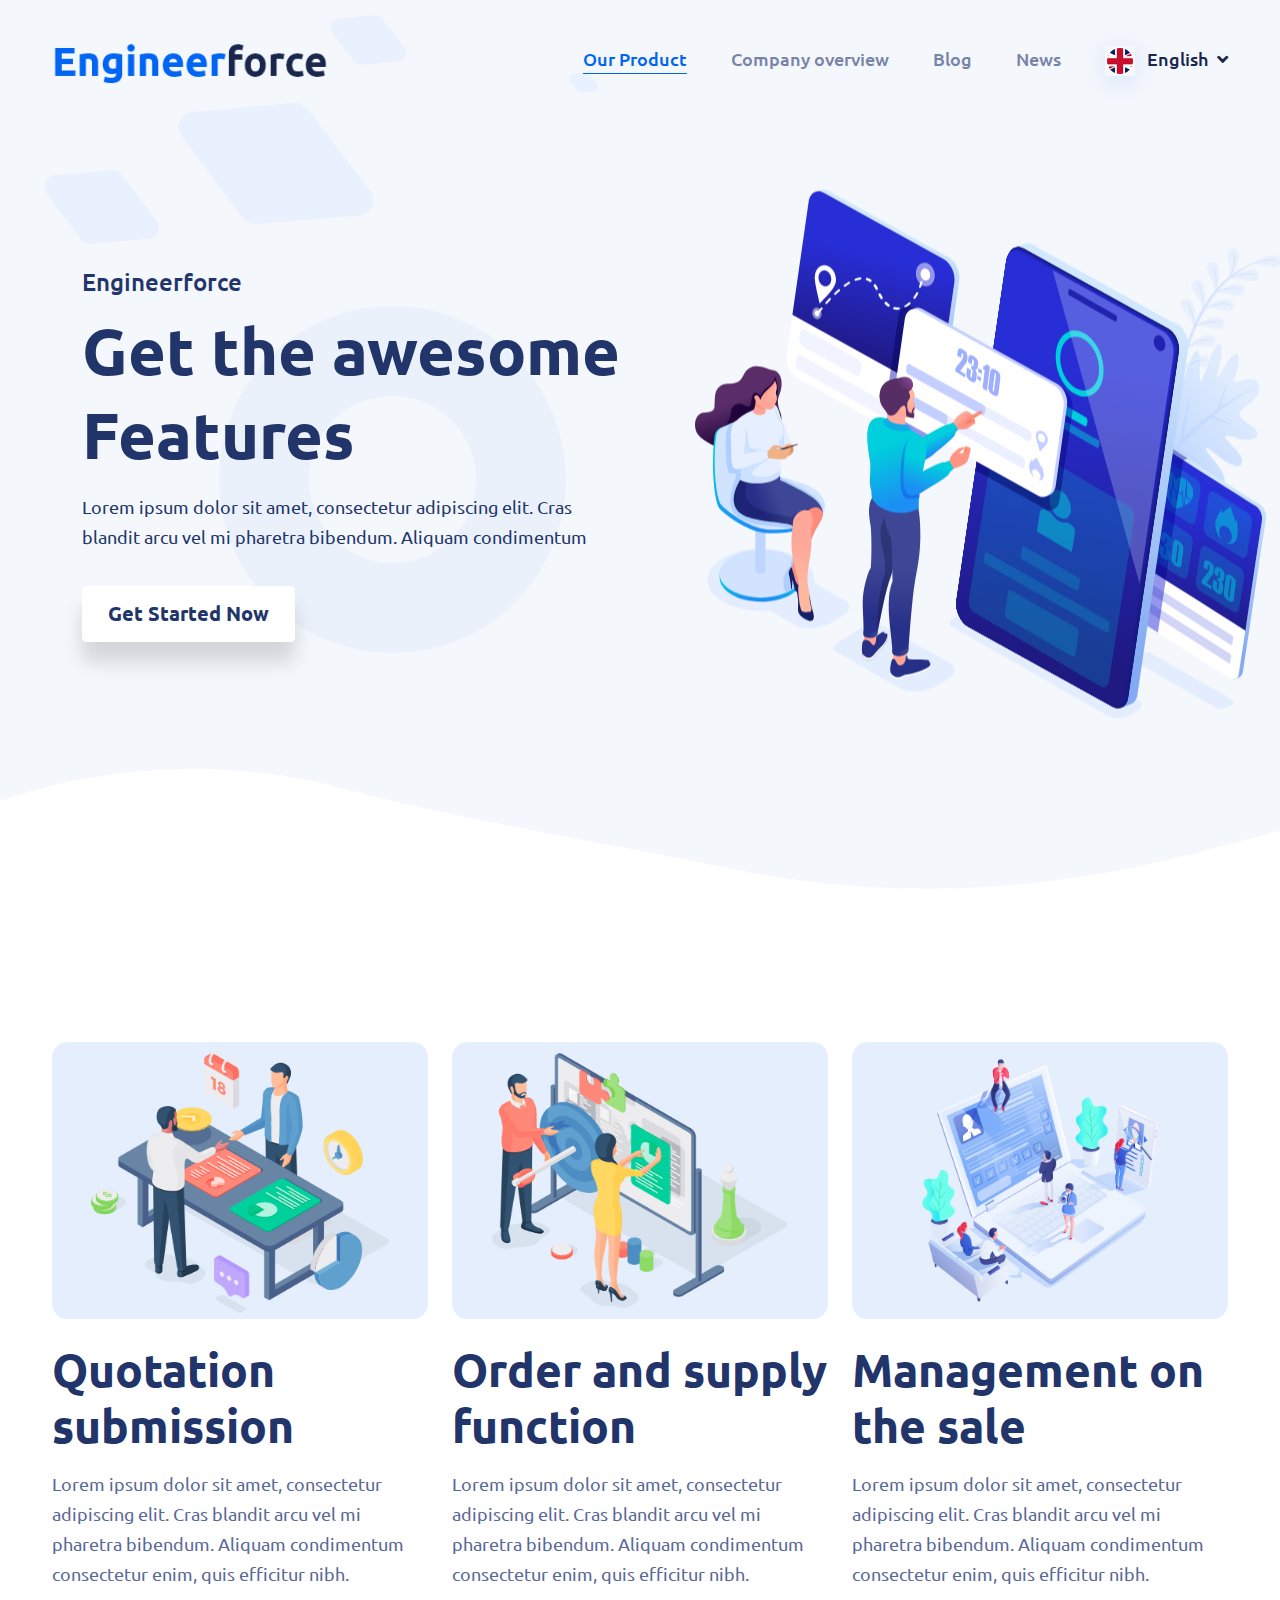
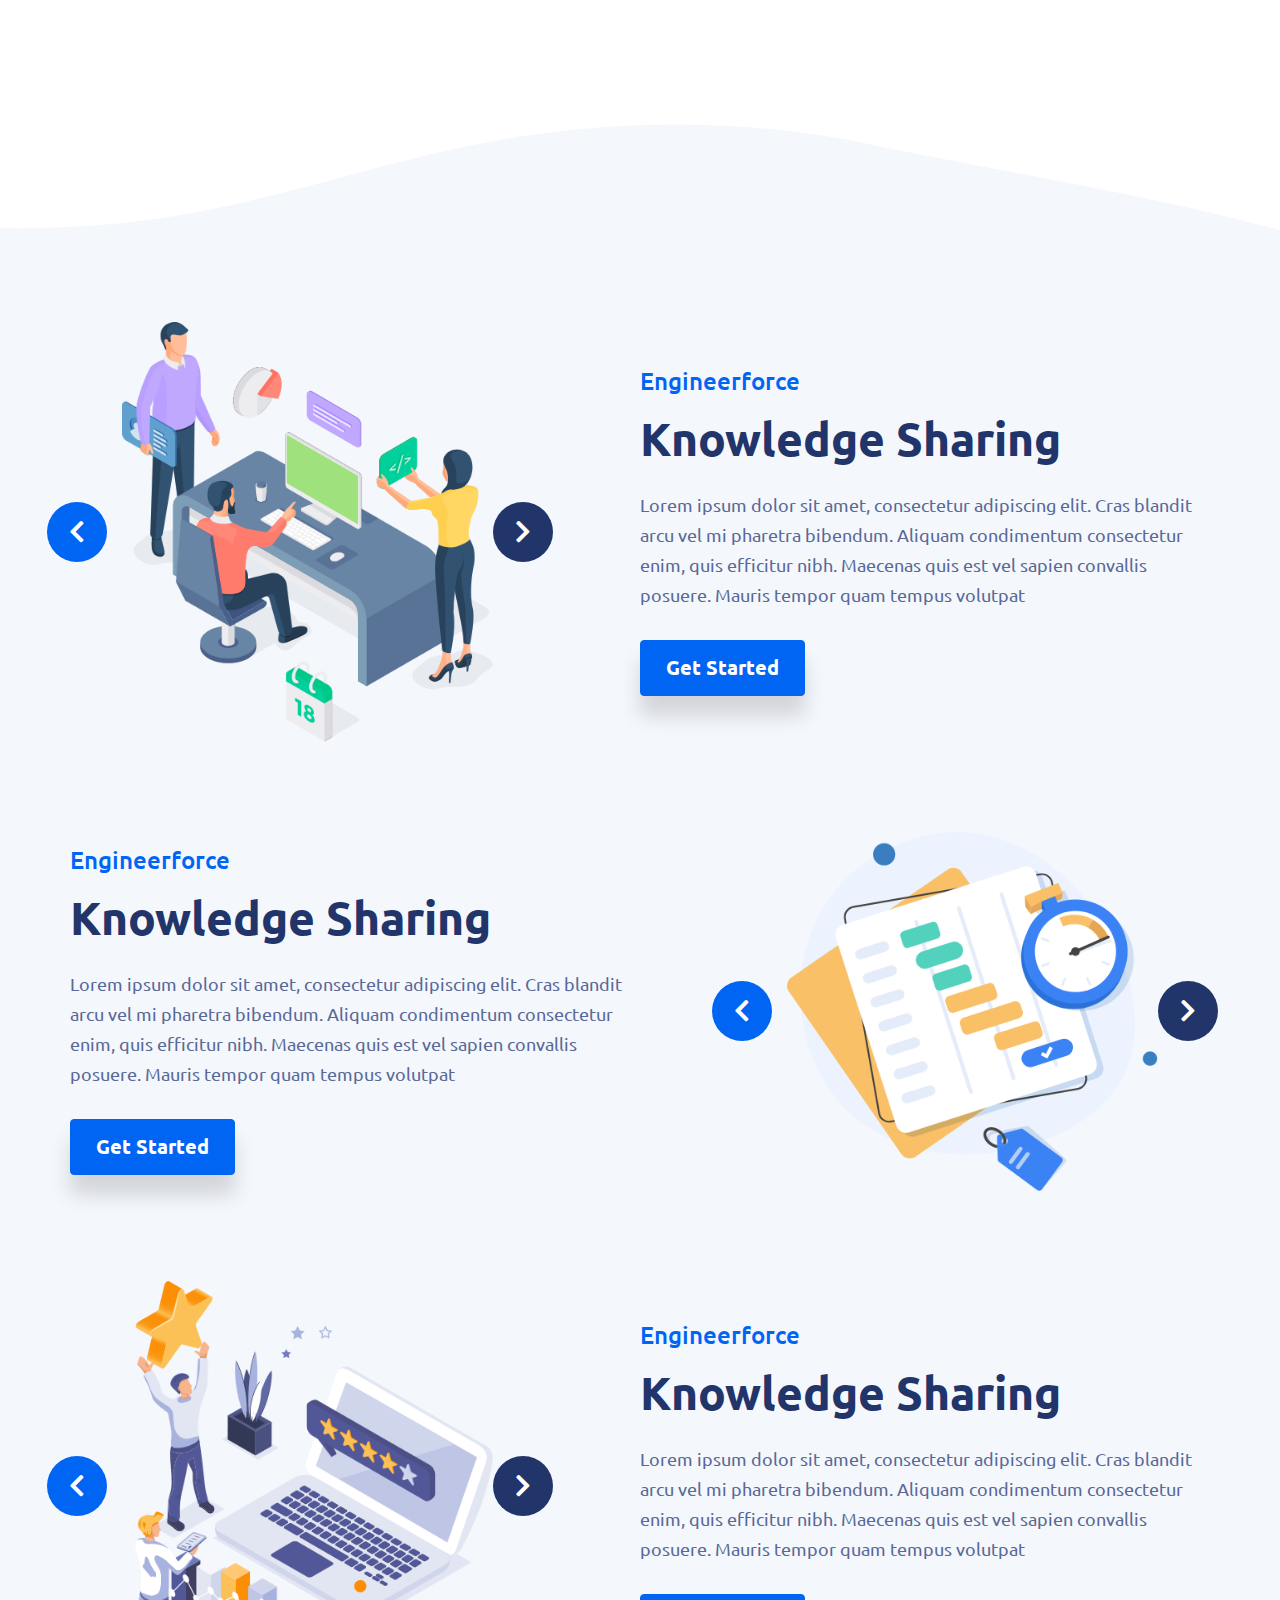
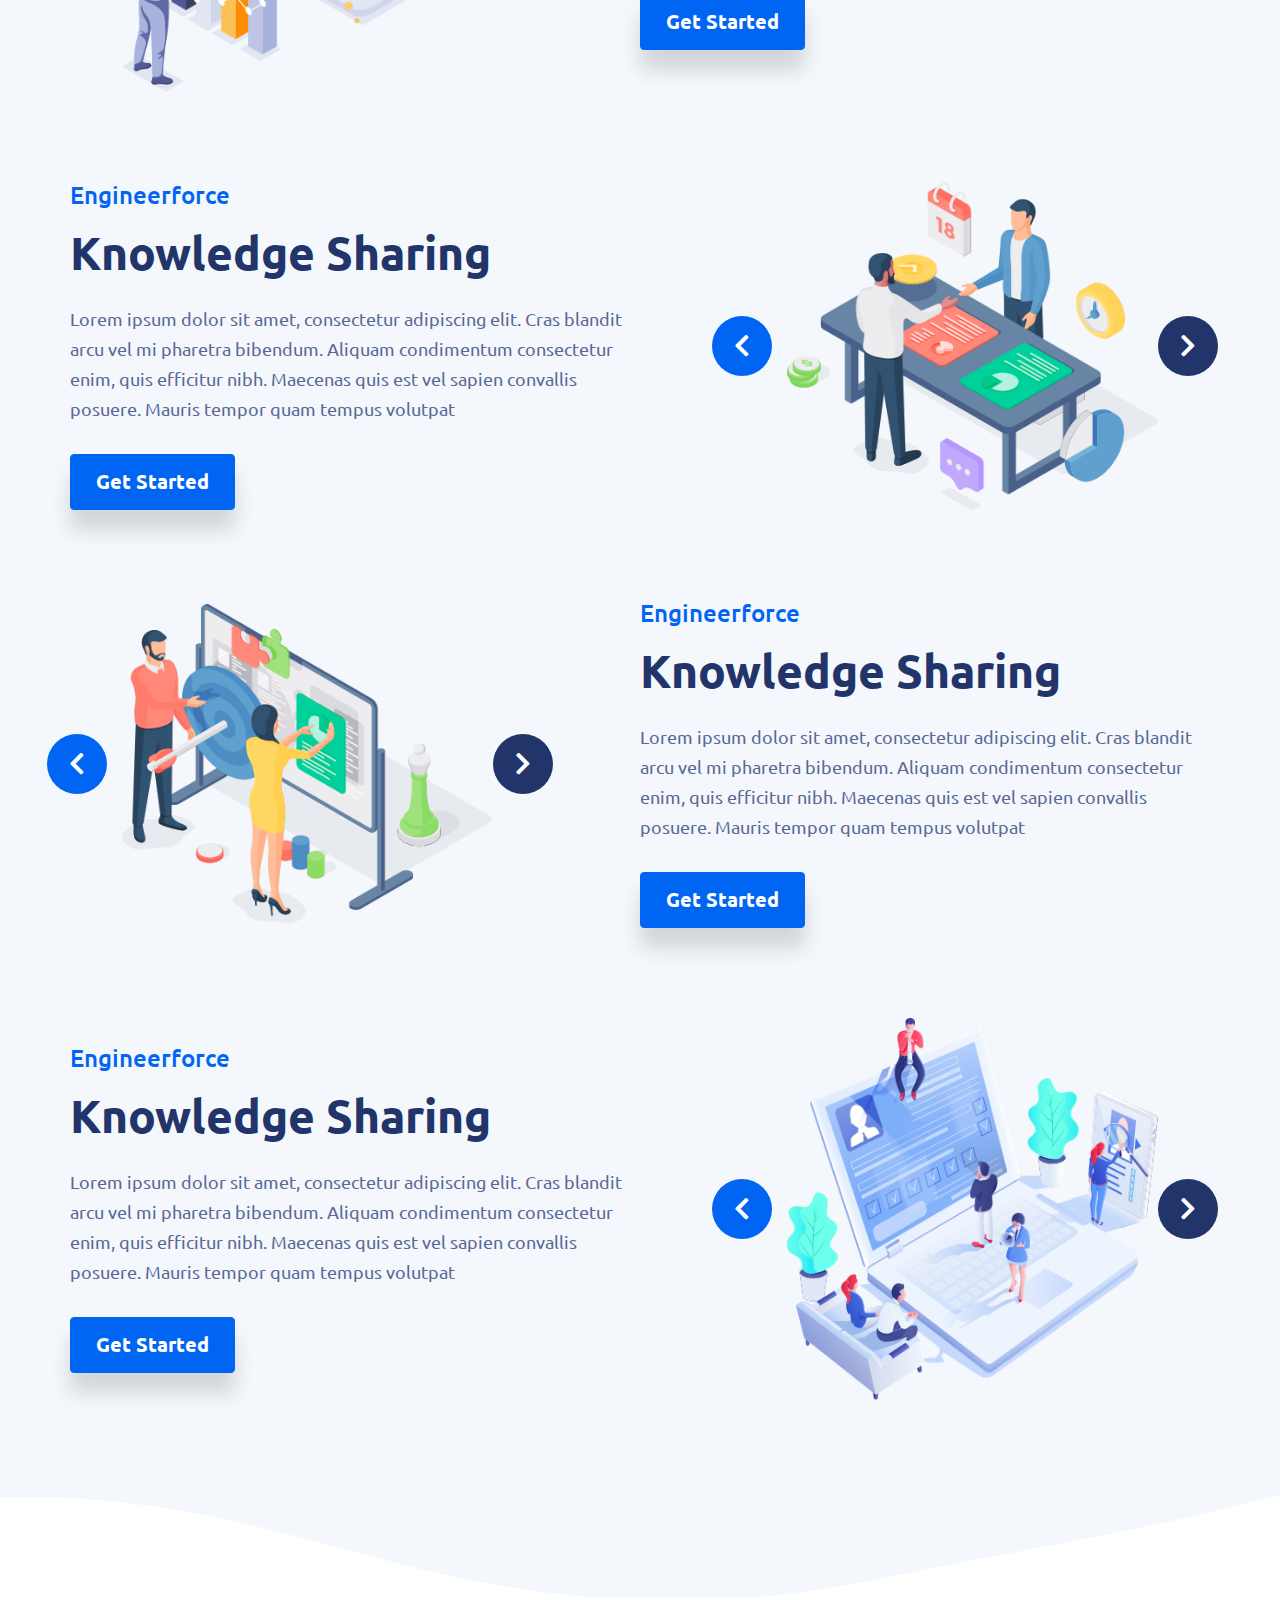
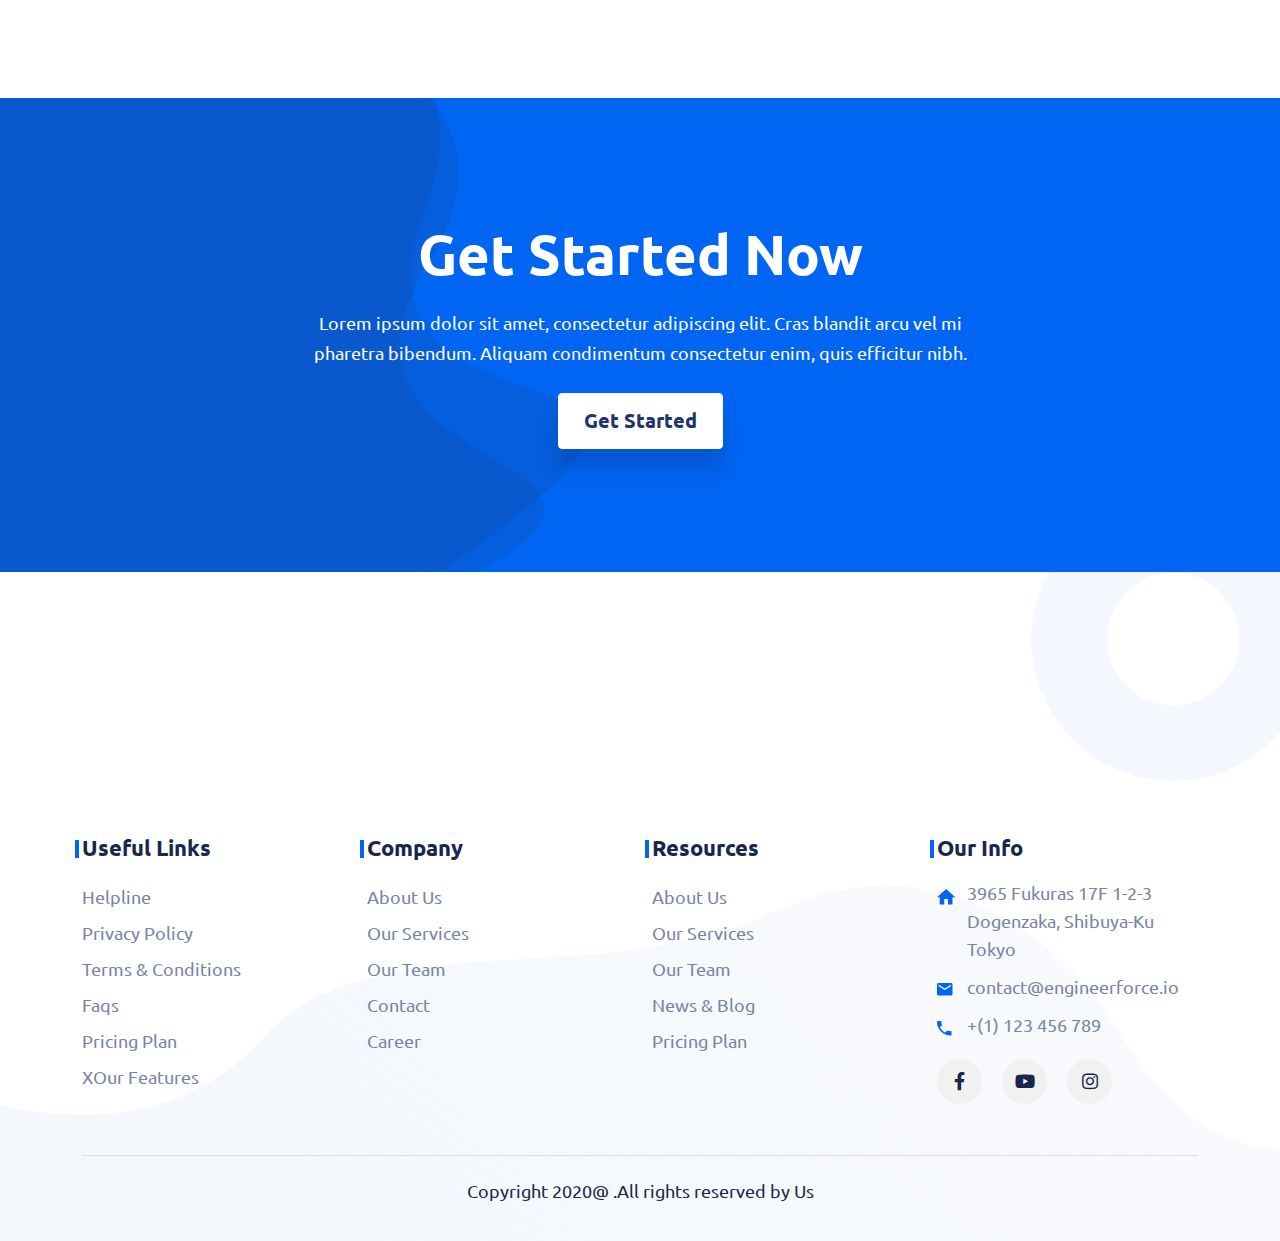
<file: index.html>
<!doctype html>
<html class="no-js" lang="en">

<head>
  <meta charset="utf-8">
  <title>Engineerforce</title>
  <meta name="description" content="">
  <meta name="viewport" content="width=device-width, initial-scale=1">

  <meta property="og:title" content="">
  <meta property="og:type" content="">
  <meta property="og:url" content="">
  <meta property="og:image" content="">

  <link rel="manifest" href="site.webmanifest">
  <link rel="apple-touch-icon" href="icon.png">
  <!-- Place favicon.ico in the root directory -->

  <link rel="stylesheet" href="css/bootstrap.min.css">
  <link rel="stylesheet" href="css/all.min.css">
  <link rel="stylesheet" href="css/default.css">
  <link rel="stylesheet" href="css/slick.css">
  <link rel="stylesheet" href="css/meanmenu.css">
  <link rel="stylesheet" href="css/nice-select.css">
  <link rel="stylesheet" href="css/flags.css">
  <link rel="stylesheet"
    href="https://www.jqueryscript.net/demo/jQuery-Plugin-For-Country-Selecter-with-Flags-flagstrap/dist/css/flags.css">
  <link rel="stylesheet" href="css/fonts.css">
  <link rel="stylesheet" href="css/style.css">
  <link rel="stylesheet" href="css/responsive.css">
</head>

<body>
  <!--start navigation area-->
  <header class="header-area">
    <div class="container-fluid">
      <div class="row align-items-center">
        <div class="col-xl-3 col-lg-3">
          <div class="logo">
            <a href="index.html"><img src="img/logo/logo.png" class="img-fluid" alt=""></a>
          </div>
        </div>
        <div class="col-xl-9 col-lg-9">
          <div class="main-menu f-right">
            <nav id="mobile-menu">
              <ul>
                <li class="active"><a href="#">Our Product </a></li>
                <li><a href="#"> Company overview </a></li>
                <li><a href="#"> Blog </a></li>
                <li><a href="#"> News</a></li>
                <li class="select-country">
                  <img src="img/logo/english.png" alt="">
                  English
                  <i class="fas fa-angle-down"></i>
                </li>
              </ul>
            </nav>
          </div>
          <div class="mobile-menu"></div>
        </div>
      </div>
    </div>
  </header>
  <!--end navigation area-->
  <!-- hero area htm start -->
  <section class="hero-area">
    <div class="container">
      <div class="row">
        <div class="col-sm-12 d-block d-md-none">
          <img src="img/slider/header-right-1.png" class="img-fluid" alt="">
        </div>
        <div class="col-xl-7 col-lg-7 col-md-7 order-2 order-xl-1">
          <div class="hero-content">
            <h5>Engineerforce</h5>
            <h1>Get the awesome
              Features</h1>
            <p>Lorem ipsum dolor sit amet, consectetur adipiscing elit. Cras blandit arcu vel mi pharetra bibendum.
              Aliquam condimentum </p>
            <a href="pricing.html" class="btn">Get Started Now</a>
          </div>
        </div>
      </div>
      <img src="img/slider/header-right-1.png" alt="" class="hero-right-img order-1 order-xl-2 img-fluid">
    </div>
  </section>
  <!-- hero area htm end -->
  <!-- about-area html start -->
  <div class="about-area">
    <div class="container-fluid">
      <div class="row justify-content-center">
        <div class="col-xl-4 col-lg-4 col-md-6">
          <div class="about-box">
            <img src="img/about/about-1.png" class="img-fluid" alt="">
            <h3>Quotation
              submission</h3>
            <p>Lorem ipsum dolor sit amet, consectetur adipiscing elit. Cras blandit arcu vel mi pharetra bibendum.
              Aliquam condimentum consectetur enim, quis efficitur nibh. </p>
          </div>
        </div>
        <div class="col-xl-4 col-lg-4 col-md-6">
          <div class="about-box">
            <img src="img/about/about-2.png" class="img-fluid" alt="">
            <h3>Order and
              supply function</h3>
            <p>Lorem ipsum dolor sit amet, consectetur adipiscing elit. Cras blandit arcu vel mi pharetra bibendum.
              Aliquam condimentum consectetur enim, quis efficitur nibh. </p>
          </div>
        </div>
        <div class="col-xl-4 col-lg-4 col-md-6">
          <div class="about-box">
            <img src="img/about/about-3.png" class="img-fluid" alt="">
            <h3>Management
              on the sale</h3>
            <p>Lorem ipsum dolor sit amet, consectetur adipiscing elit. Cras blandit arcu vel mi pharetra bibendum.
              Aliquam condimentum consectetur enim, quis efficitur nibh. </p>
          </div>
        </div>
      </div>
      <img src="img/about/about-right.png" class="about-right-img" alt="">
    </div>
  </div>
  <!-- about-area html end -->
  <!-- services area html start -->
  <div class="services-area">
    <div class="container">
      <div class="row  align-items-center justify-content-center ">

        <!-- single services  -->
        <div class="row  g-sm-0 align-items-center">
          <div class="col-xl-5 col-lg-6 ">
            <div class="slider">
              <div class="slider-items text-center">
                <img src="img/services/services-1.png" class="img-fluid" alt="images">
              </div>
              <div class="slider-items text-center">
                <img src="img/services/services-1.png" class="img-fluid" alt="images">
              </div>
              <div class="slider-items text-center">
                <img src="img/services/services-1.png" class="img-fluid" alt="images">
              </div>
            </div>
          </div>
          <div class="col-xl-6 offset-xl-1 col-lg-6 ">
            <div class="services-content">
              <h5>Engineerforce</h5>
              <h3>Knowledge Sharing</h3>
              <p>Lorem ipsum dolor sit amet, consectetur adipiscing elit. Cras blandit arcu vel mi pharetra bibendum.
                Aliquam condimentum consectetur enim, quis efficitur nibh. Maecenas quis est vel sapien convallis
                posuere.
                Mauris tempor quam tempus volutpat</p>
              <a href="" class="btn">Get Started</a>
            </div>
          </div>
        </div>
        <!-- single services  -->
        <div class="row  g-sm-0 align-items-center">
          <div class="col-xl-6 col-lg-6  order-2  order-lg-1 ">
            <div class="services-content">
              <h5>Engineerforce</h5>
              <h3>Knowledge Sharing</h3>
              <p>Lorem ipsum dolor sit amet, consectetur adipiscing elit. Cras blandit arcu vel mi pharetra bibendum.
                Aliquam condimentum consectetur enim, quis efficitur nibh. Maecenas quis est vel sapien convallis
                posuere.
                Mauris tempor quam tempus volutpat</p>
              <a href="" class="btn">Get Started</a>
            </div>
          </div>
          <div class="col-xl-5 offset-xl-1 col-lg-6 order-1  order-lg-2 ">
            <div class="slider">
              <div class="slider-items text-center">
                <img src="img/services/services-2.png" class="img-fluid" alt="images">
              </div>
              <div class="slider-items text-center">
                <img src="img/services/services-2.png" class="img-fluid" alt="images">
              </div>
              <div class="slider-items text-center">
                <img src="img/services/services-2.png" class="img-fluid" alt="images">
              </div>
            </div>
          </div>
        </div>
        <!-- single services  -->
        <div class="row  g-sm-0 align-items-center">
          <div class="col-xl-5 col-lg-6">
            <div class="slider">
              <div class="slider-items text-center">
                <img src="img/services/services-3.png" class="img-fluid" alt="images">
              </div>
              <div class="slider-items text-center">
                <img src="img/services/services-3.png" class="img-fluid" alt="images">
              </div>
              <div class="slider-items text-center">
                <img src="img/services/services-3.png" class="img-fluid" alt="images">
              </div>
            </div>
          </div>
          <div class="col-xl-6 offset-xl-1 col-lg-6">
            <div class="services-content">
              <h5>Engineerforce</h5>
              <h3>Knowledge Sharing</h3>
              <p>Lorem ipsum dolor sit amet, consectetur adipiscing elit. Cras blandit arcu vel mi pharetra bibendum.
                Aliquam condimentum consectetur enim, quis efficitur nibh. Maecenas quis est vel sapien convallis
                posuere.
                Mauris tempor quam tempus volutpat</p>
              <a href="" class="btn">Get Started</a>
            </div>
          </div>
        </div>
        <!-- single services  -->
        <div class="row  g-sm-0 align-items-center">
          <div class="col-xl-6 col-lg-6  order-2 order-lg-1">
            <div class="services-content">
              <h5>Engineerforce</h5>
              <h3>Knowledge Sharing</h3>
              <p>Lorem ipsum dolor sit amet, consectetur adipiscing elit. Cras blandit arcu vel mi pharetra bibendum.
                Aliquam condimentum consectetur enim, quis efficitur nibh. Maecenas quis est vel sapien convallis
                posuere.
                Mauris tempor quam tempus volutpat</p>
              <a href="" class="btn">Get Started</a>
            </div>
          </div>
          <div class="col-xl-5  offset-xl-1 col-lg-6 order-1 order-lg-2 ">
            <div class="slider">
              <div class="slider-items text-center">
                <img src="img/services/services-4.png" class="img-fluid" alt="images">
              </div>
              <div class="slider-items text-center">
                <img src="img/services/services-4.png" class="img-fluid" alt="images">
              </div>
              <div class="slider-items text-center">
                <img src="img/services/services-4.png" class="img-fluid" alt="images">
              </div>
            </div>
          </div>
        </div>
        <!-- single services  -->
        <div class="row g-sm-0  align-items-center">
          <div class="col-xl-5 col-lg-6">
            <div class="slider">
              <div class="slider-items text-center">
                <img src="img/services/services-5.png" class="img-fluid" alt="images">
              </div>
              <div class="slider-items text-center">
                <img src="img/services/services-5.png" class="img-fluid" alt="images">
              </div>
              <div class="slider-items text-center">
                <img src="img/services/services-5.png" class="img-fluid" alt="images">
              </div>
            </div>
          </div>
          <div class="col-xl-6  offset-xl-1 col-lg-6">
            <div class="services-content">
              <h5>Engineerforce</h5>
              <h3>Knowledge Sharing</h3>
              <p>Lorem ipsum dolor sit amet, consectetur adipiscing elit. Cras blandit arcu vel mi pharetra bibendum.
                Aliquam condimentum consectetur enim, quis efficitur nibh. Maecenas quis est vel sapien convallis
                posuere.
                Mauris tempor quam tempus volutpat</p>
              <a href="" class="btn">Get Started</a>
            </div>
          </div>
        </div>
        <!-- single services  -->
        <div class="row g-sm-0  align-items-center">
          <div class="col-xl-6 col-lg-6  order-2 order-lg-1">
            <div class="services-content">
              <h5>Engineerforce</h5>
              <h3>Knowledge Sharing</h3>
              <p>Lorem ipsum dolor sit amet, consectetur adipiscing elit. Cras blandit arcu vel mi pharetra bibendum.
                Aliquam condimentum consectetur enim, quis efficitur nibh. Maecenas quis est vel sapien convallis
                posuere.
                Mauris tempor quam tempus volutpat</p>
              <a href="" class="btn">Get Started</a>
            </div>
          </div>
          <div class="col-xl-5  offset-xl-1 col-lg-6 order-1 order-lg-2 ">
            <div class="slider">
              <div class="slider-items text-center">
                <img src="img/services/services-6.png" class="img-fluid" alt="images">
              </div>
              <div class="slider-items text-center">
                <img src="img/services/services-6.png" class="img-fluid" alt="images">
              </div>
              <div class="slider-items text-center">
                <img src="img/services/services-6.png" class="img-fluid" alt="images">
              </div>
            </div>
          </div>
        </div>
        <!-- single services         -->
      </div>
    </div>
  </div>
  <!-- services area html end -->
  <!-- get started section html start  -->
  <div class="get-start-area">
    <div class="container">
      <div class="row">
        <div class="col-xl-12">
          <div class="get-starte-content text-center">
            <h2>Get Started Now</h2>
            <p>Lorem ipsum dolor sit amet, consectetur adipiscing elit. Cras blandit arcu vel mi pharetra bibendum.
              Aliquam condimentum consectetur enim, quis efficitur nibh.</p>
            <a href="pricing.html" class="btn">Get Started</a>
          </div>
        </div>
      </div>
    </div>
  </div>
  <!-- get started section html end -->
  <!-- footer area html start -->
  <footer class="footer-area">
    <div class="container">
      <div class="row">
        <div class="col-xl-3 col-lg-3 col-md-6 col-sm-6 ">
          <div class="footer-single">
            <h6>Useful Links</h6>
            <ul>
              <li><a href="#">Helpline</a></li>
              <li><a href="#">Privacy Policy</a></li>
              <li><a href="#">Terms & Conditions</a></li>
              <li><a href="#">Faqs</a></li>
              <li><a href="#">Pricing Plan</a></li>
              <li><a href="#">XOur Features</a></li>
            </ul>
          </div>
        </div>
        <div class="col-xl-3 col-lg-2 col-md-6 col-sm-6 ">
          <div class="footer-single">
            <h6>Company</h6>
            <ul>
              <li><a href="#">About Us</a></li>
              <li><a href="#">Our Services</a></li>
              <li><a href="#">Our Team</a></li>
              <li><a href="#">Contact</a></li>
              <li><a href="#">Career</a></li>
            </ul>
          </div>
        </div>
        <div class="col-xl-3 col-lg-3 col-md-6  col-sm-6">
          <div class="footer-single">
            <h6>Resources</h6>
            <ul>
              <li><a href="#">About Us</a></li>
              <li><a href="#">Our Services</a></li>
              <li><a href="#">Our Team</a></li>
              <li><a href="#">News & Blog</a></li>
              <li><a href="#">Pricing Plan</a></li>
            </ul>
          </div>
        </div>
        <div class="col-xl-3 col-lg-4 col-md-6  col-sm-6">
          <div class="footer-single">
            <h6>Our Info</h6>
            <ul id="address-link">
              <li> <img src="img/icon/home.png" alt=""><a href="#"> 3965 Fukuras 17F 1-2-3
                  Dogenzaka, Shibuya-Ku Tokyo</a></li>
              <li><img src="img/icon/envelope.png" alt=""><a href="#"> contact@engineerforce.io</a></li>
              <li><img src="img/icon/phone-alt.png" alt=""><a href="#"> +(1) 123 456 789</a></li>
            </ul>
          </div>
          <ul id="social-link">
            <li><a href="#">
                <div class="fab fa-facebook-f"></div>
              </a>
            </li>
            <li><a href="#">
                <i class="fab fa-youtube"></i>
              </a>
            </li>
            <li><a href="#">
                <i class="fab fa-instagram"></i>
              </a>
            </li>
          </ul>
        </div>
      </div>
      <div class="row">
        <div class="col-xl-12">
          <div class="copy-right-text text-center">
            <p>Copyright 2020@ .All rights reserved by Us</p>
          </div>
        </div>
      </div>
    </div>
  </footer>
  <!-- footer area html end -->




  <script src="js/vendor/jquery-1.12.4.min.js"></script>
  <script src="js/vendor/modernizr-3.11.2.min.js"></script>
  <script src="js/popper.min.js"></script>
  <script src="js/bootstrap.bundle.min.js"></script>
  <script src="js/bootstrap.min.js"></script>
  <script src="js/jquery.meanmenu.min.js"></script>
  <script src="js/jquery.nice-select.min.js"></script>
  <script src="js/jquery.flagstrap.min.js"></script>
  <script
    src="https://www.jqueryscript.net/demo/jQuery-Plugin-For-Country-Selecter-with-Flags-flagstrap/dist/js/jquery.flagstrap.js"></script>
  <script src="js/slick.min.js"></script>
  <script src="js/plugins.js"></script>
  <script src="js/main.js"></script>
</body>

</html>
</file>
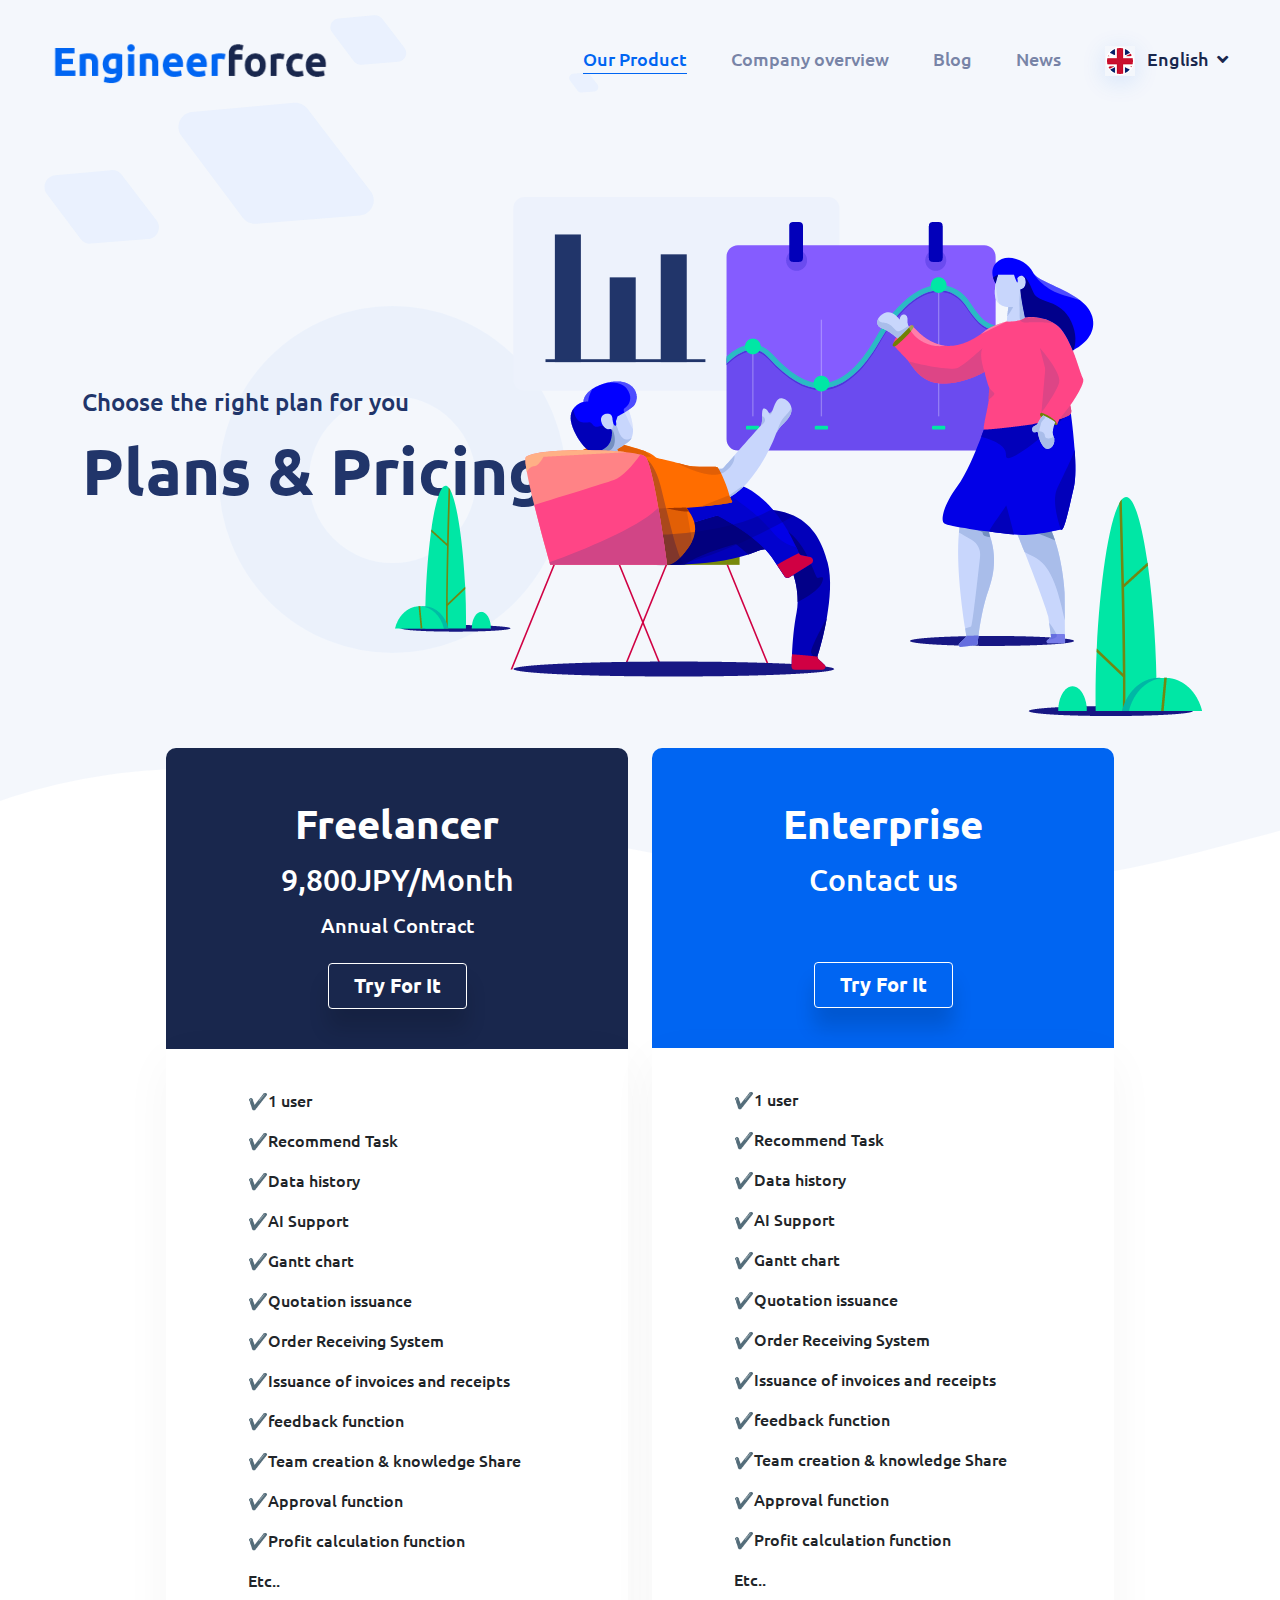
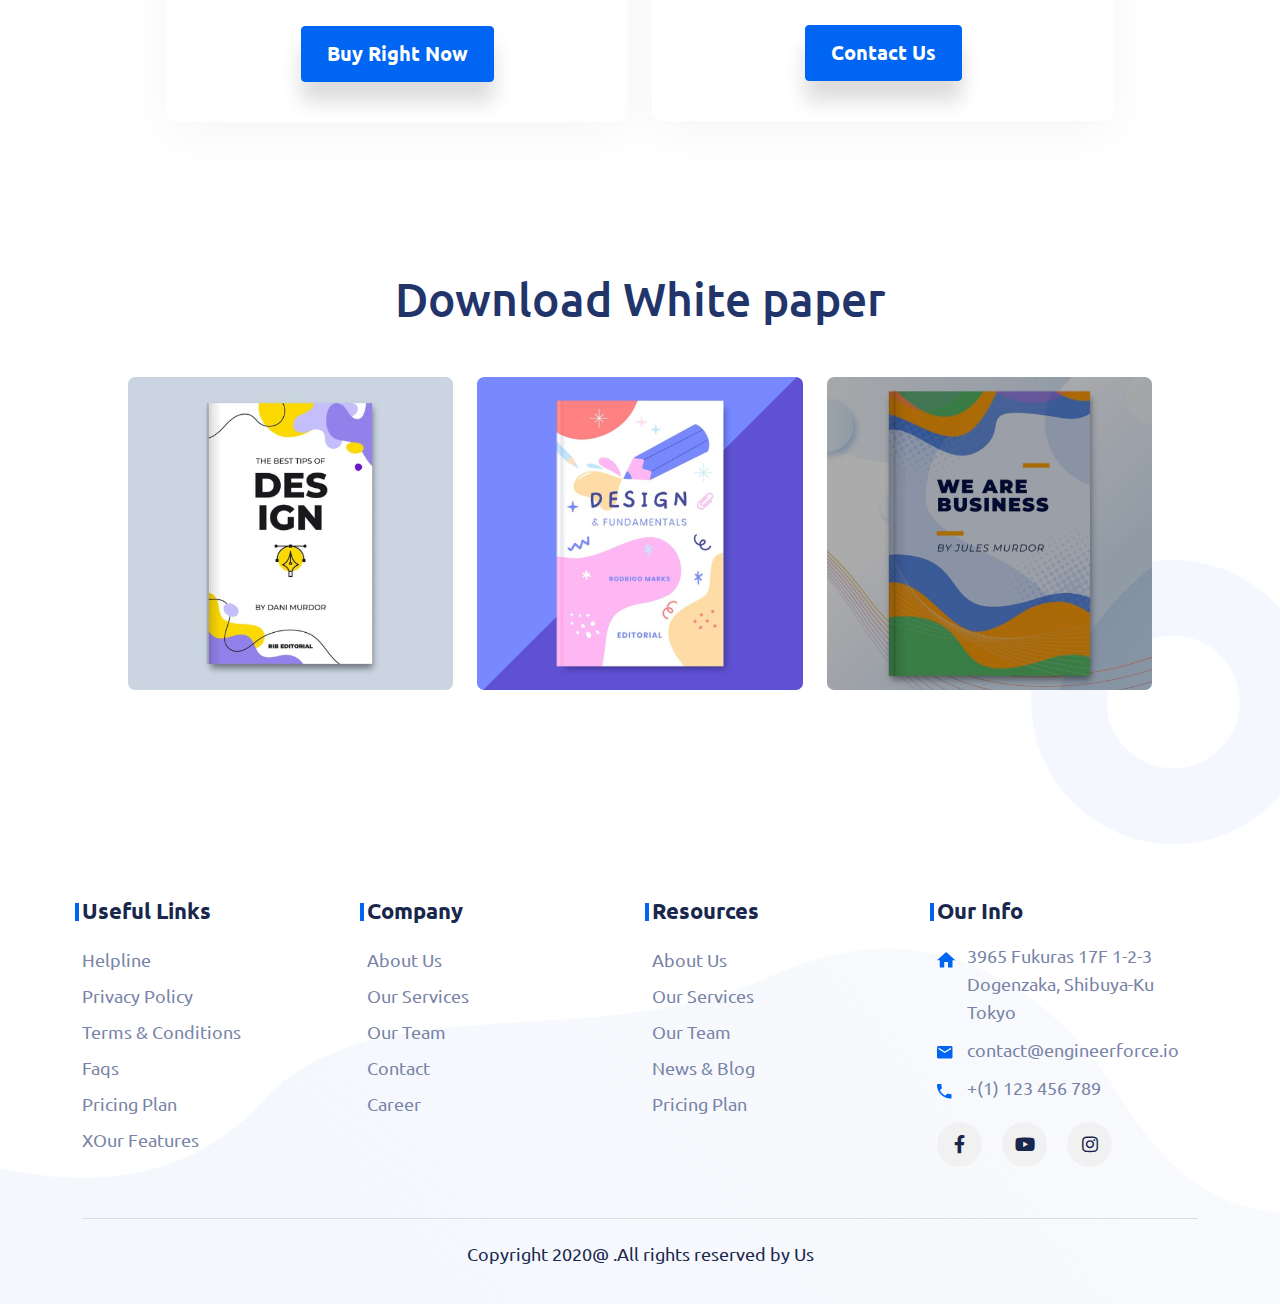
<file: pricing.html>
<!doctype html>
<html class="no-js" lang="en">

<head>
  <meta charset="utf-8">
  <title>SALESPAGE</title>
  <meta name="description" content="">
  <meta name="viewport" content="width=device-width, initial-scale=1">

  <meta property="og:title" content="">
  <meta property="og:type" content="">
  <meta property="og:url" content="">
  <meta property="og:image" content="">

  <link rel="manifest" href="site.webmanifest">
  <link rel="apple-touch-icon" href="icon.png">
  <!-- Place favicon.ico in the root directory -->

  <link rel="stylesheet" href="css/bootstrap.min.css">
  <link rel="stylesheet" href="css/all.min.css">
  <link rel="stylesheet" href="css/default.css">
  <link rel="stylesheet" href="css/slick.css">
  <link rel="stylesheet" href="css/meanmenu.css">
  <link rel="stylesheet" href="css/nice-select.css">
  <link rel="stylesheet" href="css/flags.css">
  <link rel="stylesheet"
    href="https://www.jqueryscript.net/demo/jQuery-Plugin-For-Country-Selecter-with-Flags-flagstrap/dist/css/flags.css">
  <link rel="stylesheet" href="css/fonts.css">
  <link rel="stylesheet" href="css/style.css">
  <link rel="stylesheet" href="css/responsive.css">
</head>

<body>
  <!--start navigation area-->
  <header class="header-area">
    <div class="container-fluid">
      <div class="row align-items-center">
        <div class="col-xl-3 col-lg-3">
          <div class="logo">
            <a href="index.html"><img src="img/logo/logo.png" class="img-fluid" alt=""></a>
          </div>
        </div>
        <div class="col-xl-9 col-lg-9">
          <div class="main-menu f-right">
            <nav id="mobile-menu">
              <ul>
                <li class="active"><a href="#">Our Product </a></li>
                <li><a href="#"> Company overview </a></li>
                <li><a href="#"> Blog </a></li>
                <li><a href="#"> News</a></li>
                 <li class="select-country">
                   <img src="img/logo/english.png" alt="">
                   English
                   <i class="fas fa-angle-down"></i>
                 </li>
              </ul>
            </nav>
          </div>
          <div class="mobile-menu"></div>
        </div>
      </div>
    </div>
  </header>
  <!--end navigation area-->
  <!-- hero area htm start -->
  <section class="hero-area hero-area-2">
    <div class="container">
      <div class="row">
        <div class="col-sm-12 d-block d-md-none">
          <img src="img/slider/hero-right.png" class="img-fluid" alt="">
        </div>
        <div class="col-xl-7 col-lg-7 col-md-7">
          <div class="hero-content">
            <h5>Choose the right plan for you</h5>
            <h1>Plans & Pricing</h1>
          </div>
        </div>
      </div>
      <img src="img/slider/hero-right.png" alt="" class="hero-right-img hero-right-img-2 img-fluid">
    </div>
  </section>
  <!-- hero area htm end -->
  <!--contact-us-area html start -->
  <div class="contact-us-area">
    <div class="container">
      <div class="row justify-content-space-around">
        <div class="col-xl-6 col-lg-6 col-md-8 offset-md-2 offset-lg-0">
          <div class="buy-box ">
            <div class="box-1-header-area text-center">
              <h3>Freelancer</h3>
              <h4>9,800JPY/Month</h4>
              <h6>Annual Contract</h6>
              <a href="#" class="btn">Try for it</a>
            </div>
            <div class="box-list">
              <ul>
                <li>✔️1 user</li>
                <li>✔️Recommend Task</li>
                <li>✔️Data history</li>
                <li>✔️AI Support</li>
                <li>✔️Gantt chart</li>
                <li>✔️Quotation issuance</li>
                <li>✔️Order Receiving System</li>
                <li>✔️Issuance of invoices and receipts</li>
                <li>✔️feedback function</li>
                <li>✔️Team creation & knowledge Share</li>
                <li>✔️Approval function</li>
                <li>✔️Profit calculation function</li>
                <li>Etc..</li>
              </ul>
              <div class="prce-btn text-center">
                <a href="#" class="btn">Buy right now</a>
              </div>
            </div>
          </div>
        </div>
        <div class="col-xl-6  col-lg-6 col-md-8 offset-md-2 offset-lg-0">
          <div class="contact-box ">
            <div class="contact-box-heading box-1-header-area text-center">
              <h3>Enterprise</h3>
              <h4>Contact us</h4>
              <a href="#" class="btn">Try for it</a>
            </div>
            <div class="box-list">
              <ul>
                <li>✔️1 user</li>
                <li>✔️Recommend Task</li>
                <li>✔️Data history</li>
                <li>✔️AI Support</li>
                <li>✔️Gantt chart</li>
                <li>✔️Quotation issuance</li>
                <li>✔️Order Receiving System</li>
                <li>✔️Issuance of invoices and receipts</li>
                <li>✔️feedback function</li>
                <li>✔️Team creation & knowledge Share</li>
                <li>✔️Approval function</li>
                <li>✔️Profit calculation function</li>
                <li>Etc..</li>
              </ul>
              <div class="prce-btn text-center">
                <a href="#" class="btn">Contact us</a>
              </div>
            </div>
          </div>
        </div>
      </div>
    </div>
  </div>
  <!--contact-us-area html end -->
  <!-- white paper area start  -->
  <div class="white-paper">
    <div class="container">
      <div class="row">
        <div class="col-xl-12">
          <div class="white-paper-heading text-center">
            <h3>Download White paper</h3>
          </div>
        </div>
      </div>
      <div class="row">
        <div class="col-xl-4 col-lg-4 col-md-4">
          <div class="single-paper text-center">
            <img src="img/white-papper/white-papper-1.png" class="img-fluid" alt="">
            <div class="paper-btn">
              <a href="#" class="btn">Download Now</a>
            </div>
          </div>
        </div>
        <div class="col-xl-4 col-lg-4 col-md-4">
          <div class="single-paper text-center">
            <img src="img/white-papper/white-papper-2.png" class="img-fluid" alt="">
            <div class="paper-btn">
              <a href="#" class="btn">Download Now</a>
            </div>
          </div>
        </div>
        <div class="col-xl-4 col-lg-4 col-md-4">
          <div class="single-paper ">
            <img src="img/white-papper/white-papper-3.png" class="img-fluid" alt="">
            <div class="paper-btn text-center">
              <a href="#" class="btn">Download Now</a>
            </div>
          </div>
        </div>
      </div>
    </div>
  </div>
  <!-- white paper area end  -->





  <!-- footer area html start -->
  <footer class="footer-area">
    <div class="container">
      <div class="row">
        <div class="col-xl-3 col-lg-3 col-md-6 col-sm-6 ">
          <div class="footer-single">
            <h6>Useful Links</h6>
            <ul>
              <li><a href="#">Helpline</a></li>
              <li><a href="#">Privacy Policy</a></li>
              <li><a href="#">Terms & Conditions</a></li>
              <li><a href="#">Faqs</a></li>
              <li><a href="#">Pricing Plan</a></li>
              <li><a href="#">XOur Features</a></li>
            </ul>
          </div>
        </div>
        <div class="col-xl-3 col-lg-2 col-md-6 col-sm-6 ">
          <div class="footer-single">
            <h6>Company</h6>
            <ul>
              <li><a href="#">About Us</a></li>
              <li><a href="#">Our Services</a></li>
              <li><a href="#">Our Team</a></li>
              <li><a href="#">Contact</a></li>
              <li><a href="#">Career</a></li>
            </ul>
          </div>
        </div>
        <div class="col-xl-3 col-lg-3 col-md-6  col-sm-6">
          <div class="footer-single">
            <h6>Resources</h6>
            <ul>
              <li><a href="#">About Us</a></li>
              <li><a href="#">Our Services</a></li>
              <li><a href="#">Our Team</a></li>
              <li><a href="#">News & Blog</a></li>
              <li><a href="#">Pricing Plan</a></li>
            </ul>
          </div>
        </div>
        <div class="col-xl-3 col-lg-4 col-md-6  col-sm-6">
          <div class="footer-single">
            <h6>Our Info</h6>
            <ul id="address-link">
              <li> <img src="img/icon/home.png" alt=""><a href="#"> 3965 Fukuras 17F 1-2-3
                  Dogenzaka, Shibuya-Ku Tokyo</a></li>
              <li><img src="img/icon/envelope.png" alt=""><a href="#"> contact@engineerforce.io</a></li>
              <li><img src="img/icon/phone-alt.png" alt=""><a href="#"> +(1) 123 456 789</a></li>
            </ul>
          </div>
          <ul id="social-link">
            <li><a href="#">
                <div class="fab fa-facebook-f"></div>
              </a>
            </li>
            <li><a href="#">
                <i class="fab fa-youtube"></i>
              </a>
            </li>
            <li><a href="#">
                <i class="fab fa-instagram"></i>
              </a>
            </li>
          </ul>
        </div>
      </div>
      <div class="row">
        <div class="col-xl-12">
          <div class="copy-right-text text-center">
            <p>Copyright 2020@ .All rights reserved by Us</p>
          </div>
        </div>
      </div>
    </div>
  </footer>
  <!-- footer area html end -->




  <script src="js/vendor/jquery-1.12.4.min.js"></script>
  <script src="js/vendor/modernizr-3.11.2.min.js"></script>
  <script src="js/popper.min.js"></script>
  <script src="js/bootstrap.bundle.min.js"></script>
  <script src="js/bootstrap.min.js"></script>
  <script src="js/jquery.meanmenu.min.js"></script>
  <script src="js/jquery.nice-select.min.js"></script>
  <script src="js/jquery.flagstrap.min.js"></script>
  <script
    src="https://www.jqueryscript.net/demo/jQuery-Plugin-For-Country-Selecter-with-Flags-flagstrap/dist/js/jquery.flagstrap.js"></script>
  <script src="js/slick.min.js"></script>
  <script src="js/plugins.js"></script>
  <script src="js/main.js"></script>
</body>

</html>
</file>
<file: css/default.css>
/* Deafult Margin & Padding */
/*-- Margin Top --*/
.mt-5 {
	margin-top: 5px;
}
.mt-10 {
	margin-top: 10px;
}
.mt-15 {
	margin-top: 15px;
}
.mt-20 {
	margin-top: 20px;
}
.mt-25 {
	margin-top: 25px;
}
.mt-30 {
	margin-top: 30px;
}
.mt-35 {
	margin-top: 35px;
}
.mt-40 {
	margin-top: 40px;
}
.mt-45 {
	margin-top: 45px;
}
.mt-50 {
	margin-top: 50px;
}
.mt-55 {
	margin-top: 55px;
}
.mt-60 {
	margin-top: 60px;
}
.mt-65 {
	margin-top: 65px;
}
.mt-70 {
	margin-top: 70px;
}
.mt-75 {
	margin-top: 75px;
}
.mt-80 {
	margin-top: 80px;
}
.mt-85 {
	margin-top: 85px;
}
.mt-90 {
	margin-top: 90px;
}
.mt-95 {
	margin-top: 95px;
}
.mt-100 {
	margin-top: 100px;
}
.mt-105 {
	margin-top: 105px;
}
.mt-110 {
	margin-top: 110px;
}
.mt-115 {
	margin-top: 115px;
}
.mt-120 {
	margin-top: 120px;
}
.mt-125 {
	margin-top: 125px;
}
.mt-130 {
	margin-top: 130px;
}
.mt-135 {
	margin-top: 135px;
}
.mt-140 {
	margin-top: 140px;
}
.mt-145 {
	margin-top: 145px;
}
.mt-150 {
	margin-top: 150px;
}
.mt-155 {
	margin-top: 155px;
}
.mt-160 {
	margin-top: 160px;
}
.mt-165 {
	margin-top: 165px;
}
.mt-170 {
	margin-top: 170px;
}
.mt-175 {
	margin-top: 175px;
}
.mt-180 {
	margin-top: 180px;
}
.mt-185 {
	margin-top: 185px;
}
.mt-190 {
	margin-top: 190px;
}
.mt-195 {
	margin-top: 195px;
}
.mt-200 {
	margin-top: 200px;
}
/*-- Margin Bottom --*/

.mb-5 {
	margin-bottom: 5px;
}
.mb-10 {
	margin-bottom: 10px;
}
.mb-15 {
	margin-bottom: 15px;
}
.mb-20 {
	margin-bottom: 20px;
}
.mb-25 {
	margin-bottom: 25px;
}
.mb-30 {
	margin-bottom: 30px;
}
.mb-35 {
	margin-bottom: 35px;
}
.mb-40 {
	margin-bottom: 40px;
}
.mb-45 {
	margin-bottom: 45px;
}
.mb-50 {
	margin-bottom: 50px;
}
.mb-55 {
	margin-bottom: 55px;
}
.mb-60 {
	margin-bottom: 60px;
}
.mb-65 {
	margin-bottom: 65px;
}
.mb-70 {
	margin-bottom: 70px;
}
.mb-75 {
	margin-bottom: 75px;
}
.mb-80 {
	margin-bottom: 80px;
}
.mb-85 {
	margin-bottom: 85px;
}
.mb-90 {
	margin-bottom: 90px;
}
.mb-95 {
	margin-bottom: 95px;
}
.mb-100 {
	margin-bottom: 100px;
}
.mb-105 {
	margin-bottom: 105px;
}
.mb-110 {
	margin-bottom: 110px;
}
.mb-115 {
	margin-bottom: 115px;
}
.mb-120 {
	margin-bottom: 120px;
}
.mb-125 {
	margin-bottom: 125px;
}
.mb-130 {
	margin-bottom: 130px;
}
.mb-135 {
	margin-bottom: 135px;
}
.mb-140 {
	margin-bottom: 140px;
}
.mb-145 {
	margin-bottom: 145px;
}
.mb-150 {
	margin-bottom: 150px;
}
.mb-155 {
	margin-bottom: 155px;
}
.mb-160 {
	margin-bottom: 160px;
}
.mb-165 {
	margin-bottom: 165px;
}
.mb-170 {
	margin-bottom: 170px;
}
.mb-175 {
	margin-bottom: 175px;
}
.mb-180 {
	margin-bottom: 180px;
}
.mb-185 {
	margin-bottom: 185px;
}
.mb-190 {
	margin-bottom: 190px;
}
.mb-195 {
	margin-bottom: 195px;
}
.mb-200 {
	margin-bottom: 200px;
}
/*-- Padding Top --*/

.pt-5 {
	padding-top: 5px;
}
.pt-10 {
	padding-top: 10px;
}
.pt-15 {
	padding-top: 15px;
}
.pt-20 {
	padding-top: 20px;
}
.pt-25 {
	padding-top: 25px;
}
.pt-30 {
	padding-top: 30px;
}
.pt-35 {
	padding-top: 35px;
}
.pt-40 {
	padding-top: 40px;
}
.pt-45 {
	padding-top: 45px;
}
.pt-50 {
	padding-top: 50px;
}
.pt-55 {
	padding-top: 55px;
}
.pt-60 {
	padding-top: 60px;
}
.pt-65 {
	padding-top: 65px;
}
.pt-70 {
	padding-top: 70px;
}
.pt-75 {
	padding-top: 75px;
}
.pt-80 {
	padding-top: 80px;
}
.pt-85 {
	padding-top: 85px;
}
.pt-90 {
	padding-top: 90px;
}
.pt-95 {
	padding-top: 95px;
}
.pt-100 {
	padding-top: 100px;
}
.pt-105 {
	padding-top: 105px;
}
.pt-110 {
	padding-top: 110px;
}
.pt-115 {
	padding-top: 115px;
}
.pt-120 {
	padding-top: 120px;
}
.pt-125 {
	padding-top: 125px;
}
.pt-130 {
	padding-top: 130px;
}
.pt-135 {
	padding-top: 135px;
}
.pt-140 {
	padding-top: 140px;
}
.pt-145 {
	padding-top: 145px;
}
.pt-150 {
	padding-top: 150px;
}
.pt-155 {
	padding-top: 155px;
}
.pt-160 {
	padding-top: 160px;
}
.pt-165 {
	padding-top: 165px;
}
.pt-170 {
	padding-top: 170px;
}
.pt-175 {
	padding-top: 175px;
}
.pt-180 {
	padding-top: 180px;
}
.pt-185 {
	padding-top: 185px;
}
.pt-190 {
	padding-top: 190px;
}
.pt-195 {
	padding-top: 195px;
}
.pt-200 {
	padding-top: 200px;
}
/*-- Padding Bottom --*/

.pb-5 {
	padding-bottom: 5px;
}
.pb-10 {
	padding-bottom: 10px;
}
.pb-15 {
	padding-bottom: 15px;
}
.pb-20 {
	padding-bottom: 20px;
}
.pb-25 {
	padding-bottom: 25px;
}
.pb-30 {
	padding-bottom: 30px;
}
.pb-35 {
	padding-bottom: 35px;
}
.pb-40 {
	padding-bottom: 40px;
}
.pb-45 {
	padding-bottom: 45px;
}
.pb-50 {
	padding-bottom: 50px;
}
.pb-55 {
	padding-bottom: 55px;
}
.pb-60 {
	padding-bottom: 60px;
}
.pb-65 {
	padding-bottom: 65px;
}
.pb-70 {
	padding-bottom: 70px;
}
.pb-75 {
	padding-bottom: 75px;
}
.pb-80 {
	padding-bottom: 80px;
}
.pb-85 {
	padding-bottom: 85px;
}
.pb-90 {
	padding-bottom: 90px;
}
.pb-95 {
	padding-bottom: 95px;
}
.pb-100 {
	padding-bottom: 100px;
}
.pb-105 {
	padding-bottom: 105px;
}
.pb-110 {
	padding-bottom: 110px;
}
.pb-115 {
	padding-bottom: 115px;
}
.pb-120 {
	padding-bottom: 120px;
}
.pb-125 {
	padding-bottom: 125px;
}
.pb-130 {
	padding-bottom: 130px;
}
.pb-135 {
	padding-bottom: 135px;
}
.pb-140 {
	padding-bottom: 140px;
}
.pb-145 {
	padding-bottom: 145px;
}
.pb-150 {
	padding-bottom: 150px;
}
.pb-155 {
	padding-bottom: 155px;
}
.pb-160 {
	padding-bottom: 160px;
}
.pb-165 {
	padding-bottom: 165px;
}
.pb-170 {
	padding-bottom: 170px;
}
.pb-175 {
	padding-bottom: 175px;
}
.pb-180 {
	padding-bottom: 180px;
}
.pb-185 {
	padding-bottom: 185px;
}
.pb-190 {
	padding-bottom: 190px;
}
.pb-195 {
	padding-bottom: 195px;
}
.pb-200 {
	padding-bottom: 200px;
}



/*-- Padding Left --*/
.pl-0 {
	padding-left: 0px;
}
.pl-5 {
	padding-left: 5px;
}
.pl-10 {
	padding-left: 10px;
}
.pl-15 {
	padding-left: 15px;
}
.pl-20{
	padding-left: 20px;
}
.pl-25 {
	padding-left: 35px;
}
.pl-30 {
	padding-left: 30px;
}
.pl-35 {
	padding-left: 35px;
}

.pl-35 {
	padding-left: 35px;
}

.pl-40 {
	padding-left: 40px;
}

.pl-45 {
	padding-left: 45px;
}

.pl-50 {
	padding-left: 50px;
}

.pl-55 {
	padding-left: 55px;
}

.pl-60 {
	padding-left: 60px;
}
.pl-65 {
	padding-left: 65px;
}
.pl-70 {
	padding-left: 70px;
}
.pl-75 {
	padding-left: 75px;
}
.pl-80 {
	padding-left: 80px;
}
.pl-85 {
	padding-left: 80px;
}
.pl-90 {
	padding-left: 90px;
}
.pl-95 {
	padding-left: 95px;
}
.pl-100 {
	padding-left: 100px;
}
.pl-115{
	padding-left: 115px;
}


/*-- Padding Right --*/
.pr-0 {
	padding-right: 0px;
}
.pr-5 {
	padding-right: 5px;
}
.pr-10 {
	padding-right: 10px;
}
.pr-15 {
	padding-right: 15px;
}
.pr-20{
	padding-right: 20px;
}
.pr-25 {
	padding-right: 35px;
}
.pr-30 {
	padding-right: 30px;
}
.pr-35 {
	padding-right: 35px;
}

.pr-35 {
	padding-right: 35px;
}

.pr-40 {
	padding-right: 40px;
}

.pr-45 {
	padding-right: 45px;
}

.pr-50 {
	padding-right: 50px;
}

.pr-55 {
	padding-right: 55px;
}

.pr-60 {
	padding-right: 60px;
}
.pr-65 {
	padding-right: 65px;
}
.pr-70 {
	padding-right: 70px;
}
.pr-75 {
	padding-right: 75px;
}
.pr-80 {
	padding-right: 80px;
}
.pr-85 {
	padding-right: 80px;
}
.pr-90 {
	padding-right: 90px;
}
.pr-95 {
	padding-right: 95px;
}
.pr-100 {
	padding-right: 100px;
}
.pr-115{
	padding-right: 115px;
}






.pr-75 {
	padding-right: 75px;
}


/* Background Color */

.gray-bg {
	background: #f7f7fd;
}
.white-bg {
	background: #fff;
}
.black-bg {
	background: #222;
}
/* Color */

.white {
	color: #fff;
}
.black {
	color: #222;
}
/* black overlay */

[data-overlay] {
	position: relative;
}
[data-overlay]::before {
	background: #000 none repeat scroll 0 0;
	content: "";
	height: 100%;
	left: 0;
	position: absolute;
	top: 0;
	width: 100%;
	z-index: 1;
}
[data-overlay="3"]::before {
	opacity: 0.3;
}
[data-overlay="4"]::before {
	opacity: 0.4;
}
[data-overlay="5"]::before {
	opacity: 0.5;
}
[data-overlay="6"]::before {
	opacity: 0.6;
}
[data-overlay="7"]::before {
	opacity: 0.7;
}
[data-overlay="8"]::before {
	opacity: 0.8;
}
[data-overlay="9"]::before {
	opacity: 0.9;
}
</file>
<file: css/nice-select.css>
.nice-select {
  -webkit-tap-highlight-color: transparent;
  background-color: #fff;
  border-radius: 5px;
  border: solid 1px #e8e8e8;
  box-sizing: border-box;
  clear: both;
  cursor: pointer;
  display: block;
  float: left;
  font-family: inherit;
  font-size: 14px;
  font-weight: normal;
  height: 42px;
  line-height: 40px;
  outline: none;
  padding-left: 18px;
  padding-right: 30px;
  position: relative;
  text-align: left !important;
  -webkit-transition: all 0.2s ease-in-out;
  transition: all 0.2s ease-in-out;
  -webkit-user-select: none;
     -moz-user-select: none;
      -ms-user-select: none;
          user-select: none;
  white-space: nowrap;
  width: auto; }
  .nice-select:hover {
    border-color: #dbdbdb; }
  .nice-select:active, .nice-select.open, .nice-select:focus {
    border-color: #999; }
  .nice-select:after {
    border-bottom: 2px solid #999;
    border-right: 2px solid #999;
    content: '';
    display: block;
    height: 5px;
    margin-top: -4px;
    pointer-events: none;
    position: absolute;
    right: 12px;
    top: 50%;
    -webkit-transform-origin: 66% 66%;
        -ms-transform-origin: 66% 66%;
            transform-origin: 66% 66%;
    -webkit-transform: rotate(45deg);
        -ms-transform: rotate(45deg);
            transform: rotate(45deg);
    -webkit-transition: all 0.15s ease-in-out;
    transition: all 0.15s ease-in-out;
    width: 5px; }
  .nice-select.open:after {
    -webkit-transform: rotate(-135deg);
        -ms-transform: rotate(-135deg);
            transform: rotate(-135deg); }
  .nice-select.open .list {
    opacity: 1;
    pointer-events: auto;
    -webkit-transform: scale(1) translateY(0);
        -ms-transform: scale(1) translateY(0);
            transform: scale(1) translateY(0); }
  .nice-select.disabled {
    border-color: #ededed;
    color: #999;
    pointer-events: none; }
    .nice-select.disabled:after {
      border-color: #cccccc; }
  .nice-select.wide {
    width: 100%; }
    .nice-select.wide .list {
      left: 0 !important;
      right: 0 !important; }
  .nice-select.right {
    float: right; }
    .nice-select.right .list {
      left: auto;
      right: 0; }
  .nice-select.small {
    font-size: 12px;
    height: 36px;
    line-height: 34px; }
    .nice-select.small:after {
      height: 4px;
      width: 4px; }
    .nice-select.small .option {
      line-height: 34px;
      min-height: 34px; }
  .nice-select .list {
    background-color: #fff;
    border-radius: 5px;
    box-shadow: 0 0 0 1px rgba(68, 68, 68, 0.11);
    box-sizing: border-box;
    margin-top: 4px;
    opacity: 0;
    overflow: hidden;
    padding: 0;
    pointer-events: none;
    position: absolute;
    top: 100%;
    left: 0;
    -webkit-transform-origin: 50% 0;
        -ms-transform-origin: 50% 0;
            transform-origin: 50% 0;
    -webkit-transform: scale(0.75) translateY(-21px);
        -ms-transform: scale(0.75) translateY(-21px);
            transform: scale(0.75) translateY(-21px);
    -webkit-transition: all 0.2s cubic-bezier(0.5, 0, 0, 1.25), opacity 0.15s ease-out;
    transition: all 0.2s cubic-bezier(0.5, 0, 0, 1.25), opacity 0.15s ease-out;
    z-index: 9; }
    .nice-select .list:hover .option:not(:hover) {
      background-color: transparent !important; }
  .nice-select .option {
    cursor: pointer;
    font-weight: 400;
    line-height: 40px;
    list-style: none;
    min-height: 40px;
    outline: none;
    padding-left: 18px;
    padding-right: 29px;
    text-align: left;
    -webkit-transition: all 0.2s;
    transition: all 0.2s;
    display: block; }
    .nice-select .option:hover, .nice-select .option.focus, .nice-select .option.selected.focus {
      background-color: #f6f6f6; }
    .nice-select .option.selected {
      font-weight: bold; }
    .nice-select .option.disabled {
      background-color: transparent;
      color: #999;
      cursor: default; }

.no-csspointerevents .nice-select .list {
  display: none; }

.no-csspointerevents .nice-select.open .list {
  display: block; }
</file>
<file: css/flags.css>
.flagstrap {
    display: inline-block;
    position: relative;
    width: 100%;
}

.flagstrap-icon {
    display: inline-block;
    width: 16px;
    height: 11px;
    background: url(flags.png) no-repeat
}

.flagstrap-placeholder,
.flagstrap-placeholder i {
  display: none
}

.flagstrap-icon.flagstrap-ad {
    background-position: -16px 0
}

.flagstrap-icon.flagstrap-ae {
    background-position: -32px 0
}

.flagstrap-icon.flagstrap-af {
    background-position: -48px 0
}

.flagstrap-icon.flagstrap-ag {
    background-position: -64px 0
}

.flagstrap-icon.flagstrap-ai {
    background-position: -80px 0
}

.flagstrap-icon.flagstrap-al {
    background-position: -96px 0
}

.flagstrap-icon.flagstrap-am {
    background-position: -112px 0
}

.flagstrap-icon.flagstrap-an {
    background-position: -128px 0
}

.flagstrap-icon.flagstrap-ao {
    background-position: -144px 0
}

.flagstrap-icon.flagstrap-ar {
    background-position: -160px 0
}

.flagstrap-icon.flagstrap-as {
    background-position: -176px 0
}

.flagstrap-icon.flagstrap-at {
    background-position: -192px 0
}

.flagstrap-icon.flagstrap-au {
    background-position: -208px 0
}

.flagstrap-icon.flagstrap-aw {
    background-position: -224px 0
}

.flagstrap-icon.flagstrap-az {
    background-position: -240px 0
}

.flagstrap-icon.flagstrap-ba {
    background-position: 0 -11px
}

.flagstrap-icon.flagstrap-bb {
    background-position: -16px -11px
}

.flagstrap-icon.flagstrap-bd {
    background-position: -32px -11px
}

.flagstrap-icon.flagstrap-be {
    background-position: -48px -11px
}

.flagstrap-icon.flagstrap-bf {
    background-position: -64px -11px
}

.flagstrap-icon.flagstrap-bg {
    background-position: -80px -11px
}

.flagstrap-icon.flagstrap-bh {
    background-position: -96px -11px
}

.flagstrap-icon.flagstrap-bi {
    background-position: -112px -11px
}

.flagstrap-icon.flagstrap-bj {
    background-position: -128px -11px
}

.flagstrap-icon.flagstrap-bm {
    background-position: -144px -11px
}

.flagstrap-icon.flagstrap-bn {
    background-position: -160px -11px
}

.flagstrap-icon.flagstrap-bo {
    background-position: -176px -11px
}

.flagstrap-icon.flagstrap-br {
    background-position: -192px -11px
}

.flagstrap-icon.flagstrap-bs {
    background-position: -208px -11px
}

.flagstrap-icon.flagstrap-bt {
    background-position: -224px -11px
}

.flagstrap-icon.flagstrap-bv {
    background-position: -240px -11px
}

.flagstrap-icon.flagstrap-bw {
    background-position: 0 -22px
}

.flagstrap-icon.flagstrap-by {
    background-position: -16px -22px
}

.flagstrap-icon.flagstrap-bz {
    background-position: -32px -22px
}

.flagstrap-icon.flagstrap-ca {
    background-position: -48px -22px
}

.flagstrap-icon.flagstrap-catalonia {
    background-position: -64px -22px
}

.flagstrap-icon.flagstrap-cd {
    background-position: -80px -22px
}

.flagstrap-icon.flagstrap-cf {
    background-position: -96px -22px
}

.flagstrap-icon.flagstrap-cg {
    background-position: -112px -22px
}

.flagstrap-icon.flagstrap-ch {
    background-position: -128px -22px
}

.flagstrap-icon.flagstrap-ci {
    background-position: -144px -22px
}

.flagstrap-icon.flagstrap-ck {
    background-position: -160px -22px
}

.flagstrap-icon.flagstrap-cl {
    background-position: -176px -22px
}

.flagstrap-icon.flagstrap-cm {
    background-position: -192px -22px
}

.flagstrap-icon.flagstrap-cn {
    background-position: -208px -22px
}

.flagstrap-icon.flagstrap-co {
    background-position: -224px -22px
}

.flagstrap-icon.flagstrap-cr {
    background-position: -240px -22px
}

.flagstrap-icon.flagstrap-cu {
    background-position: 0 -33px
}

.flagstrap-icon.flagstrap-cv {
    background-position: -16px -33px
}

.flagstrap-icon.flagstrap-cw {
    background-position: -32px -33px
}

.flagstrap-icon.flagstrap-cy {
    background-position: -48px -33px
}

.flagstrap-icon.flagstrap-cz {
    background-position: -64px -33px
}

.flagstrap-icon.flagstrap-de {
    background-position: -80px -33px
}

.flagstrap-icon.flagstrap-dj {
    background-position: -96px -33px
}

.flagstrap-icon.flagstrap-dk {
    background-position: -112px -33px
}

.flagstrap-icon.flagstrap-dm {
    background-position: -128px -33px
}

.flagstrap-icon.flagstrap-do {
    background-position: -144px -33px
}

.flagstrap-icon.flagstrap-dz {
    background-position: -160px -33px
}

.flagstrap-icon.flagstrap-ec {
    background-position: -176px -33px
}

.flagstrap-icon.flagstrap-ee {
    background-position: -192px -33px
}

.flagstrap-icon.flagstrap-eg {
    background-position: -208px -33px
}

.flagstrap-icon.flagstrap-eh {
    background-position: -224px -33px
}

.flagstrap-icon.flagstrap-england {
    background-position: -240px -33px
}

.flagstrap-icon.flagstrap-er {
    background-position: 0 -44px
}

.flagstrap-icon.flagstrap-es {
    background-position: -16px -44px
}

.flagstrap-icon.flagstrap-et {
    background-position: -32px -44px
}

.flagstrap-icon.flagstrap-eu {
    background-position: -48px -44px
}

.flagstrap-icon.flagstrap-fi {
    background-position: -64px -44px
}

.flagstrap-icon.flagstrap-fj {
    background-position: -80px -44px
}

.flagstrap-icon.flagstrap-fk {
    background-position: -96px -44px
}

.flagstrap-icon.flagstrap-fm {
    background-position: -112px -44px
}

.flagstrap-icon.flagstrap-fo {
    background-position: -128px -44px
}

.flagstrap-icon.flagstrap-fr {
    background-position: -144px -44px
}

.flagstrap-icon.flagstrap-ga {
    background-position: -160px -44px
}

.flagstrap-icon.flagstrap-gb {
    background-position: -176px -44px
}

.flagstrap-icon.flagstrap-gd {
    background-position: -192px -44px
}

.flagstrap-icon.flagstrap-ge {
    background-position: -208px -44px
}

.flagstrap-icon.flagstrap-gf {
    background-position: -224px -44px
}

.flagstrap-icon.flagstrap-gg {
    background-position: -240px -44px
}

.flagstrap-icon.flagstrap-gh {
    background-position: 0 -55px
}

.flagstrap-icon.flagstrap-gi {
    background-position: -16px -55px
}

.flagstrap-icon.flagstrap-gl {
    background-position: -32px -55px
}

.flagstrap-icon.flagstrap-gm {
    background-position: -48px -55px
}

.flagstrap-icon.flagstrap-gn {
    background-position: -64px -55px
}

.flagstrap-icon.flagstrap-gp {
    background-position: -80px -55px
}

.flagstrap-icon.flagstrap-gq {
    background-position: -96px -55px
}

.flagstrap-icon.flagstrap-gr {
    background-position: -112px -55px
}

.flagstrap-icon.flagstrap-gs {
    background-position: -128px -55px
}

.flagstrap-icon.flagstrap-gt {
    background-position: -144px -55px
}

.flagstrap-icon.flagstrap-gu {
    background-position: -160px -55px
}

.flagstrap-icon.flagstrap-gw {
    background-position: -176px -55px
}

.flagstrap-icon.flagstrap-gy {
    background-position: -192px -55px
}

.flagstrap-icon.flagstrap-hk {
    background-position: -208px -55px
}

.flagstrap-icon.flagstrap-hm {
    background-position: -224px -55px
}

.flagstrap-icon.flagstrap-hn {
    background-position: -240px -55px
}

.flagstrap-icon.flagstrap-hr {
    background-position: 0 -66px
}

.flagstrap-icon.flagstrap-ht {
    background-position: -16px -66px
}

.flagstrap-icon.flagstrap-hu {
    background-position: -32px -66px
}

.flagstrap-icon.flagstrap-ic {
    background-position: -48px -66px
}

.flagstrap-icon.flagstrap-id {
    background-position: -64px -66px
}

.flagstrap-icon.flagstrap-ie {
    background-position: -80px -66px
}

.flagstrap-icon.flagstrap-il {
    background-position: -96px -66px
}

.flagstrap-icon.flagstrap-im {
    background-position: -112px -66px
}

.flagstrap-icon.flagstrap-in {
    background-position: -128px -66px
}

.flagstrap-icon.flagstrap-io {
    background-position: -144px -66px
}

.flagstrap-icon.flagstrap-iq {
    background-position: -160px -66px
}

.flagstrap-icon.flagstrap-ir {
    background-position: -176px -66px
}

.flagstrap-icon.flagstrap-is {
    background-position: -192px -66px
}

.flagstrap-icon.flagstrap-it {
    background-position: -208px -66px
}

.flagstrap-icon.flagstrap-je {
    background-position: -224px -66px
}

.flagstrap-icon.flagstrap-jm {
    background-position: -240px -66px
}

.flagstrap-icon.flagstrap-jo {
    background-position: 0 -77px
}

.flagstrap-icon.flagstrap-jp {
    background-position: -16px -77px
}

.flagstrap-icon.flagstrap-ke {
    background-position: -32px -77px
}

.flagstrap-icon.flagstrap-kg {
    background-position: -48px -77px
}

.flagstrap-icon.flagstrap-kh {
    background-position: -64px -77px
}

.flagstrap-icon.flagstrap-ki {
    background-position: -80px -77px
}

.flagstrap-icon.flagstrap-km {
    background-position: -96px -77px
}

.flagstrap-icon.flagstrap-kn {
    background-position: -112px -77px
}

.flagstrap-icon.flagstrap-kp {
    background-position: -128px -77px
}

.flagstrap-icon.flagstrap-kr {
    background-position: -144px -77px
}

.flagstrap-icon.flagstrap-kurdistan {
    background-position: -160px -77px
}

.flagstrap-icon.flagstrap-kw {
    background-position: -176px -77px
}

.flagstrap-icon.flagstrap-ky {
    background-position: -192px -77px
}

.flagstrap-icon.flagstrap-kz {
    background-position: -208px -77px
}

.flagstrap-icon.flagstrap-la {
    background-position: -224px -77px
}

.flagstrap-icon.flagstrap-lb {
    background-position: -240px -77px
}

.flagstrap-icon.flagstrap-lc {
    background-position: 0 -88px
}

.flagstrap-icon.flagstrap-li {
    background-position: -16px -88px
}

.flagstrap-icon.flagstrap-lk {
    background-position: -32px -88px
}

.flagstrap-icon.flagstrap-lr {
    background-position: -48px -88px
}

.flagstrap-icon.flagstrap-ls {
    background-position: -64px -88px
}

.flagstrap-icon.flagstrap-lt {
    background-position: -80px -88px
}

.flagstrap-icon.flagstrap-lu {
    background-position: -96px -88px
}

.flagstrap-icon.flagstrap-lv {
    background-position: -112px -88px
}

.flagstrap-icon.flagstrap-ly {
    background-position: -128px -88px
}

.flagstrap-icon.flagstrap-ma {
    background-position: -144px -88px
}

.flagstrap-icon.flagstrap-mc {
    background-position: -160px -88px
}

.flagstrap-icon.flagstrap-md {
    background-position: -176px -88px
}

.flagstrap-icon.flagstrap-me {
    background-position: -192px -88px
}

.flagstrap-icon.flagstrap-mg {
    background-position: -208px -88px
}

.flagstrap-icon.flagstrap-mh {
    background-position: -224px -88px
}

.flagstrap-icon.flagstrap-mk {
    background-position: -240px -88px
}

.flagstrap-icon.flagstrap-ml {
    background-position: 0 -99px
}

.flagstrap-icon.flagstrap-mm {
    background-position: -16px -99px
}

.flagstrap-icon.flagstrap-mn {
    background-position: -32px -99px
}

.flagstrap-icon.flagstrap-mo {
    background-position: -48px -99px
}

.flagstrap-icon.flagstrap-mp {
    background-position: -64px -99px
}

.flagstrap-icon.flagstrap-mq {
    background-position: -80px -99px
}

.flagstrap-icon.flagstrap-mr {
    background-position: -96px -99px
}

.flagstrap-icon.flagstrap-ms {
    background-position: -112px -99px
}

.flagstrap-icon.flagstrap-mt {
    background-position: -128px -99px
}

.flagstrap-icon.flagstrap-mu {
    background-position: -144px -99px
}

.flagstrap-icon.flagstrap-mv {
    background-position: -160px -99px
}

.flagstrap-icon.flagstrap-mw {
    background-position: -176px -99px
}

.flagstrap-icon.flagstrap-mx {
    background-position: -192px -99px
}

.flagstrap-icon.flagstrap-my {
    background-position: -208px -99px
}

.flagstrap-icon.flagstrap-mz {
    background-position: -224px -99px
}

.flagstrap-icon.flagstrap-na {
    background-position: -240px -99px
}

.flagstrap-icon.flagstrap-nc {
    background-position: 0 -110px
}

.flagstrap-icon.flagstrap-ne {
    background-position: -16px -110px
}

.flagstrap-icon.flagstrap-nf {
    background-position: -32px -110px
}

.flagstrap-icon.flagstrap-ng {
    background-position: -48px -110px
}

.flagstrap-icon.flagstrap-ni {
    background-position: -64px -110px
}

.flagstrap-icon.flagstrap-nl {
    background-position: -80px -110px
}

.flagstrap-icon.flagstrap-no {
    background-position: -96px -110px
}

.flagstrap-icon.flagstrap-np {
    background-position: -112px -110px
}

.flagstrap-icon.flagstrap-nr {
    background-position: -128px -110px
}

.flagstrap-icon.flagstrap-nu {
    background-position: -144px -110px
}

.flagstrap-icon.flagstrap-nz {
    background-position: -160px -110px
}

.flagstrap-icon.flagstrap-om {
    background-position: -176px -110px
}

.flagstrap-icon.flagstrap-pa {
    background-position: -192px -110px
}

.flagstrap-icon.flagstrap-pe {
    background-position: -208px -110px
}

.flagstrap-icon.flagstrap-pf {
    background-position: -224px -110px
}

.flagstrap-icon.flagstrap-pg {
    background-position: -240px -110px
}

.flagstrap-icon.flagstrap-ph {
    background-position: 0 -121px
}

.flagstrap-icon.flagstrap-pk {
    background-position: -16px -121px
}

.flagstrap-icon.flagstrap-pl {
    background-position: -32px -121px
}

.flagstrap-icon.flagstrap-pm {
    background-position: -48px -121px
}

.flagstrap-icon.flagstrap-pn {
    background-position: -64px -121px
}

.flagstrap-icon.flagstrap-pr {
    background-position: -80px -121px
}

.flagstrap-icon.flagstrap-ps {
    background-position: -96px -121px
}

.flagstrap-icon.flagstrap-pt {
    background-position: -112px -121px
}

.flagstrap-icon.flagstrap-pw {
    background-position: -128px -121px
}

.flagstrap-icon.flagstrap-py {
    background-position: -144px -121px
}

.flagstrap-icon.flagstrap-qa {
    background-position: -160px -121px
}

.flagstrap-icon.flagstrap-re {
    background-position: -176px -121px
}

.flagstrap-icon.flagstrap-ro {
    background-position: -192px -121px
}

.flagstrap-icon.flagstrap-rs {
    background-position: -208px -121px
}

.flagstrap-icon.flagstrap-ru {
    background-position: -224px -121px
}

.flagstrap-icon.flagstrap-rw {
    background-position: -240px -121px
}

.flagstrap-icon.flagstrap-sa {
    background-position: 0 -132px
}

.flagstrap-icon.flagstrap-sb {
    background-position: -16px -132px
}

.flagstrap-icon.flagstrap-sc {
    background-position: -32px -132px
}

.flagstrap-icon.flagstrap-scotland {
    background-position: -48px -132px
}

.flagstrap-icon.flagstrap-sd {
    background-position: -64px -132px
}

.flagstrap-icon.flagstrap-se {
    background-position: -80px -132px
}

.flagstrap-icon.flagstrap-sg {
    background-position: -96px -132px
}

.flagstrap-icon.flagstrap-sh {
    background-position: -112px -132px
}

.flagstrap-icon.flagstrap-si {
    background-position: -128px -132px
}

.flagstrap-icon.flagstrap-sk {
    background-position: -144px -132px
}

.flagstrap-icon.flagstrap-sl {
    background-position: -160px -132px
}

.flagstrap-icon.flagstrap-sm {
    background-position: -176px -132px
}

.flagstrap-icon.flagstrap-sn {
    background-position: -192px -132px
}

.flagstrap-icon.flagstrap-so {
    background-position: -208px -132px
}

.flagstrap-icon.flagstrap-somaliland {
    background-position: -224px -132px
}

.flagstrap-icon.flagstrap-sr {
    background-position: -240px -132px
}

.flagstrap-icon.flagstrap-ss {
    background-position: 0 -143px
}

.flagstrap-icon.flagstrap-st {
    background-position: -16px -143px
}

.flagstrap-icon.flagstrap-sv {
    background-position: -32px -143px
}

.flagstrap-icon.flagstrap-sx {
    background-position: -48px -143px
}

.flagstrap-icon.flagstrap-sy {
    background-position: -64px -143px
}

.flagstrap-icon.flagstrap-sz {
    background-position: -80px -143px
}

.flagstrap-icon.flagstrap-tc {
    background-position: -96px -143px
}

.flagstrap-icon.flagstrap-td {
    background-position: -112px -143px
}

.flagstrap-icon.flagstrap-tf {
    background-position: -128px -143px
}

.flagstrap-icon.flagstrap-tg {
    background-position: -144px -143px
}

.flagstrap-icon.flagstrap-th {
    background-position: -160px -143px
}

.flagstrap-icon.flagstrap-tj {
    background-position: -176px -143px
}

.flagstrap-icon.flagstrap-tk {
    background-position: -192px -143px
}

.flagstrap-icon.flagstrap-tl {
    background-position: -208px -143px
}

.flagstrap-icon.flagstrap-tm {
    background-position: -224px -143px
}

.flagstrap-icon.flagstrap-tn {
    background-position: -240px -143px
}

.flagstrap-icon.flagstrap-to {
    background-position: 0 -154px
}

.flagstrap-icon.flagstrap-tr {
    background-position: -16px -154px
}

.flagstrap-icon.flagstrap-tt {
    background-position: -32px -154px
}

.flagstrap-icon.flagstrap-tv {
    background-position: -48px -154px
}

.flagstrap-icon.flagstrap-tw {
    background-position: -64px -154px
}

.flagstrap-icon.flagstrap-tz {
    background-position: -80px -154px
}

.flagstrap-icon.flagstrap-ua {
    background-position: -96px -154px
}

.flagstrap-icon.flagstrap-ug {
    background-position: -112px -154px
}

.flagstrap-icon.flagstrap-um {
    background-position: -128px -154px
}

.flagstrap-icon.flagstrap-us {
    background-position: -144px -154px
}

.flagstrap-icon.flagstrap-uy {
    background-position: -160px -154px
}

.flagstrap-icon.flagstrap-uz {
    background-position: -176px -154px
}

.flagstrap-icon.flagstrap-va {
    background-position: -192px -154px
}

.flagstrap-icon.flagstrap-vc {
    background-position: -208px -154px
}

.flagstrap-icon.flagstrap-ve {
    background-position: -224px -154px
}

.flagstrap-icon.flagstrap-vg {
    background-position: -240px -154px
}

.flagstrap-icon.flagstrap-vi {
    background-position: 0 -165px
}

.flagstrap-icon.flagstrap-vn {
    background-position: -16px -165px
}

.flagstrap-icon.flagstrap-vu {
    background-position: -32px -165px
}

.flagstrap-icon.flagstrap-wales {
    background-position: -48px -165px
}

.flagstrap-icon.flagstrap-wf {
    background-position: -64px -165px
}

.flagstrap-icon.flagstrap-ws {
    background-position: -80px -165px
}

.flagstrap-icon.flagstrap-ye {
    background-position: -96px -165px
}

.flagstrap-icon.flagstrap-yt {
    background-position: -112px -165px
}

.flagstrap-icon.flagstrap-za {
    background-position: -128px -165px
}

.flagstrap-icon.flagstrap-zanzibar {
    background-position: -144px -165px
}

.flagstrap-icon.flagstrap-zm {
    background-position: -160px -165px
}

.flagstrap-icon.flagstrap-zw {
    background-position: -176px -165px
}
</file>
<file: css/fonts.css>
@font-face {
    font-family: 'Ubuntu';
    src: url('../fonts/Ubuntu-Bold.woff2') format('woff2'),
        url('../fonts/Ubuntu-Bold.woff') format('woff'),
        url('../fonts/Ubuntu-Bold.ttf') format('truetype');
    font-weight: bold;
    font-style: normal;
    font-display: swap;
}

@font-face {
    font-family: 'Ubuntu';
    src: url('../fonts/Ubuntu-Italic.woff2') format('woff2'),
        url('../fonts/Ubuntu-Italic.woff') format('woff'),
        url('../fonts/Ubuntu-Italic.ttf') format('truetype');
    font-weight: normal;
    font-style: italic;
    font-display: swap;
}

@font-face {
    font-family: 'Ubuntu';
    src: url('../fonts/Ubuntu-Light.woff2') format('woff2'),
        url('../fonts/Ubuntu-Light.woff') format('woff'),
        url('../fonts/Ubuntu-Light.ttf') format('truetype');
    font-weight: 300;
    font-style: normal;
    font-display: swap;
}

@font-face {
    font-family: 'Ubuntu';
    src: url('../fonts/Ubuntu-BoldItalic.woff2') format('woff2'),
        url('../fonts/Ubuntu-BoldItalic.woff') format('woff'),
        url('../fonts/Ubuntu-BoldItalic.ttf') format('truetype');
    font-weight: bold;
    font-style: italic;
    font-display: swap;
}

@font-face {
    font-family: 'Ubuntu';
    src: url('../fonts/Ubuntu-Medium.woff2') format('woff2'),
        url('../fonts/Ubuntu-Medium.woff') format('woff'),
        url('../fonts/Ubuntu-Medium.ttf') format('truetype');
    font-weight: 500;
    font-style: normal;
    font-display: swap;
}

@font-face {
    font-family: 'Ubuntu';
    src: url('../fonts/Ubuntu-LightItalic.woff2') format('woff2'),
        url('../fonts/Ubuntu-LightItalic.woff') format('woff'),
        url('../fonts/Ubuntu-LightItalic.ttf') format('truetype');
    font-weight: 300;
    font-style: italic;
    font-display: swap;
}

@font-face {
    font-family: 'Ubuntu';
    src: url('../fonts/Ubuntu-MediumItalic.woff2') format('woff2'),
        url('../fonts/Ubuntu-MediumItalic.woff') format('woff'),
        url('../fonts/Ubuntu-MediumItalic.ttf') format('truetype');
    font-weight: 500;
    font-style: italic;
    font-display: swap;
}

@font-face {
    font-family: 'Ubuntu';
    src: url('../fonts/Ubuntu-Regular.woff2') format('woff2'),
        url('../fonts/Ubuntu-Regular.woff') format('woff'),
        url('../fonts/Ubuntu-Regular.ttf') format('truetype');
    font-weight: normal;
    font-style: normal;
    font-display: swap;
}
</file>
<file: css/responsive.css>
/* XL Device :1200px. */
@media (min-width: 1200px) and (max-width: 1500px) { 
    .header-area {
        padding: 38px 40px 0 40px; 
    }
    .hero-right-img { 
        right: 0%; 
    }
    .hero-content h1{
        font-size: 65px;
    }
    .about-area {
        padding: 135px  40px; 
        z-index: 999;
    }
    .about-box h3 { 
        padding: 0; 
    }
    .about-right-img { 
        display: none;
    }
    .slick-slide img {
        display: inline-block;
        width: 78%;
    }
    span.priv-arrow.slick-arrow { 
        left: -23px; 
    }
    span.next-arrow.slick-arrow { 
        right: -8px; 
    }
}

/* LG Device :992px. */
@media (min-width: 992px) and (max-width: 1200px) { 
    .header-area {
        padding: 38px 20px; 
    }
    .hero-area { 
        padding: 200px 0;
        background-position: bottom left;
        background-size: cover;
    }
    .hero-content h1 { 
        font-size: 55px;
    }
    .hero-right-img { 
        right: 3%; 
        width: 45%;
    }
    .slick-slide img { 
        width: 70%;
    }
    span.next-arrow.slick-arrow { 
        right: 20px; 
        height: 50px;
        width: 50px;
        line-height: 50px;
    }
    span.priv-arrow.slick-arrow { 
        left: 20px;
        height: 50px;
        width: 50px;
        line-height: 50px; 
    }
    .footer-area { 
        background-position: bottom;
        padding: 270px 0 0 0;
    }
    .about-area {
        padding: 40px 25px; 
    }
    .about-box h3 { 
        line-height: 40px;
        padding: 0; 
        font-size: 38px;
    }
    .about-right-img { 
        display: none; 
    }
    .services-area { 
        padding: 95px 0 50px 0;
    }
    .get-start-area { 
        padding: 60px 0; 
    }
    .get-starte-content h2 { 
        margin-bottom: 5px;
        font-size: 40px;
    }
    .box-list {
        padding: 32px 40px 40px 50px; 
    }
    .white-paper {
        padding: 0 30px; 
    }
    section.hero-area.hero-area-2 {
        padding: 270px 0;
    }
    .contact-us-area {
        margin-top: -60px; 
    }
}

 
/* MD Device :768px. */
@media (min-width: 768px) and (max-width: 991px) { 
    .header-area {
        padding: 30px 20px; 
    }
    .hero-right-img { 
        right: 0; 
        width: 50%;
    }
    .hero-content h1 {
        line-height: 40px; 
        margin-bottom: 9px;
        font-size: 35px;
    }
    .hero-area { 
        padding: 193px 0 100px 0;
        background-position: bottom;
    }
    .about-area {
        padding: 50px 25px;
        position: relative;
    }
    .about-box h3 { 
        line-height: 49px;
        padding: 0; 
        margin-top: 15px; 
        font-size: 42px;
    }
    .about-box{
        margin-bottom: 30px;
    }
    .about-right-img { 
        top: 69%; 
    }
    span.next-arrow.slick-arrow { 
        right: 0; 
    }
    span.priv-arrow.slick-arrow { 
        left: 0; 
    }
    .get-starte-content p { 
        padding: 0 62px;
    }
    .footer-single {
        margin-bottom: 30px;
    }
    .footer-area { 
        padding: 180px 0 0 0;
        background-size: cover;
        background-position: bottom;
    }
    .contact-box {
        margin-right: 0px;
    }
    .buy-box {
        margin-left: 0;
        margin-bottom: 40px;
    }
    .hero-area.hero-area-2 {
        padding: 310px 0;
    } 
    .white-paper {
        padding: 0 0;
        margin-bottom: -32px;
    }
    section.hero-area.hero-area-2 {
        padding: 290px 0;
    }
}

 
/* Extra small Device. */
@media (max-width: 767px) { 
    .header-area {
        padding: 20px 15px 0;
        position: relative;
    }
    .logo a img {
        max-width: 50%;
    }
    .hero-content h1 {
        line-height: 42px; 
        font-size: 32px;
    }
    .hero-right-img { 
        display: none; 
    }
    .hero-content { 
        margin-top: 60px;
        padding: 0 15px;
    }
    .hero-area { 
        background-size: cover; 
        padding: 165px 15px;
        background-position: bottom right;
    }
    .about-area {
        padding: 100px 15px; 
    }
    .about-right-img { 
        display: none; 
    }
    .about-area {
        padding: 0px 15px 30px 15px;
    }
    .about-box {
        margin-bottom: 30px;
    }
    .services-area { 
        padding: 50px 0px;
    }
    .about-box h3 { 
        line-height: 44px;
        padding: 0; 
        margin-top: 15px;
        margin-bottom: 15px;
        font-size: 30px;
    }
    .hero-content p { 
        padding-right: 0;
    } 
    .get-starte-content p {
        margin-bottom: 25px;
        color: var(--color-white);
        padding: 0;
    }
    .services-content h3 { 
        margin-bottom: 16px;
        font-size: 30px;
    } 
    .services-content { 
        margin-top: 30px;
    }
    .slider-items {
        margin-bottom: 30px;
    }
    .slider {
        margin-bottom: 25px;
    }
    .get-start-area { 
        padding: 90px 15px;
        margin-top: 0;
        margin-bottom: 0px;  
    }
    .get-starte-content h2 { 
        margin-bottom: 7px;
        font-size: 30px;
    }
    .btn { 
        padding: 10px 25px; 
    }
    .footer-area { 
        padding: 100px 15px 0;
        background-size: cover;
        background-position: bottom; 
    }
    .footer-single {
        margin-bottom: 30px;
    }
    .contact-box {
        margin-right: 0px;
    }
    .buy-box {
        margin-left: 0;
        margin-bottom: 40px;
    }
    section.hero-area.hero-area-2 {
        padding: 166px 0;
    }
    .hero-content { 
        padding: 0;
    }
    .contact-us-area {
        margin-top: 0;
        margin-bottom: 90px;
    }
    .box-list {
        padding: 32px 20px; 
    }
    .box-list ul li {
        font-size: 14px; 
    }
    .white-paper {
        padding: 0;
        margin-bottom: 0; 
    }
    .single-paper {
        margin-bottom: 30px;
    }
    
}
 
/* SM Small Device :550px. */
@media only screen and (min-width: 550px) and (max-width: 767px) { 
      
    span.priv-arrow.slick-arrow {
        bottom: -15%;
        top: auto;
        left: 0;
    }
    span.next-arrow.slick-arrow {
        right: 0;
        bottom: -15%;
        top: auto;
    }
    .box-list {
        padding: 32px 135px;
    }
}
</file>
<file: css/style.css>
/*
  Theme Name:Construction - Clean Construction HTML5 Template
  Author:nilartstudio  
  Description: Construction  HTML5 Bootstrap 4 template.
  Version: 1.0
*/

/* CSS Index 
-----------------------------------
1. Theme default css
2. header
3. slider-area
4. features area
5. 
6. 
7. 
8.
9. 
10.
*/

/* font-family: 'Ubuntu'; */
 

  /* css variabls here */
:root{  
	--heading-color:#21356A;
	--deep-blue:#19274D;
	--color-gray:#7884A7;
	--color-white:#ffffff;
	--color-blue:#0065F2;
	--color-navy-blue:#586997;
	--fm-ubuntu: 'Ubuntu';
} 
/* 1. Theme default css */ 
body {
    font-family: var(--fm-ubuntu);
	font-weight: normal;
	font-style: normal;   

}
.img {
	max-width: 100%;
	transition: all 0.3s ease-out 0s;
}
.f-left {
	float: left
}
.f-right {float: right}
.fix {overflow: hidden}
a,
.button, button {
	-webkit-transition: all 0.3s ease-out 0s;
	-moz-transition: all 0.3s ease-out 0s;
	-ms-transition: all 0.3s ease-out 0s;
	-o-transition: all 0.3s ease-out 0s;
	transition: all 0.3s ease-out 0s;
}
a:focus,
button:focus {
	text-decoration: none;
	outline: 0 none;
}
a,
button {
    color: #00AEEF;
    font-family:var(--fm-ubuntu);
    outline: medium none;
    cursor: pointer;
	text-decoration: none;
}
.uppercase {text-transform: uppercase;}
.capitalize {text-transform: capitalize;}
.underline{
	text-decoration: underline;
	color: #282828;
}
h1,
h2,
h3,
h4,
h5,
h6 {   
	margin-top: 0px;
	font-style: normal; 
	text-transform: normal;   
}
h1 a,
h2 a,
h3 a,
h4 a,
h5 a,
h6 a {color: inherit;}
h1 {font-size:72px;}
h2 {font-size:56px;}
h3 {font-size:46px;}
h4 {font-size:32px;}
h5 {font-size:24px;}
h6 {font-size:22px;}
ul {margin: 0px;
	padding: 0px;}
li {list-style: none}
p {
	font-family: var(--fm-ubuntu);
	font-size:18px;
	font-weight: 400;
	line-height: 30px;  
	margin-bottom: 0;
}
hr {
	border-bottom: 1px solid #eceff8;
	border-top: 0 none;
	margin: 30px 0;
	padding: 0;
}
label {
	color: #7e7e7e;
	cursor: pointer;
	font-size: 14px;
	font-weight: 400;
}
*::-moz-selection {
	background: #d6b161;
	color: #fff;
	text-shadow: none;
}
::-moz-selection {
	background: #444;
	color: #fff;
	text-shadow: none;
}
::selection {
	background: #444;
	color: #fff;
	text-shadow: none;
}
*::-moz-placeholder {
	color: #53608D;
	font-size: 14px;
	opacity: 1;
}
*::placeholder {
	color: #53608D;
	font-size: 14px;
	opacity: 1;
} 
input:focus{
	outline: 0;
}
textarea:focus{
	outline: 0;
}
.btn {
    font-family: var(--fm-ubuntu);
    border: 1px solid;
    box-shadow: none;
    border-radius: 4px;
    display: inline-block;
    font-size: 20px; 
    font-weight: 700;
    padding: 12px 25px;
    text-align: center;
    text-transform:capitalize ;
    transition: all 0.3s ease 0s;
    vertical-align: middle;
    white-space: nowrap;
    background: var(--secondary-bg);
    box-shadow: 0px 20px 20px 0px #00000024;
} 
.btn-check:focus+.btn, .btn:focus {
    outline: none;
    box-shadow: none;
}
a:hover {
    color:var(--color-blue);
}
/* slick nav style start */
span.priv-arrow.slick-arrow {
    position: absolute;
    top: 50%;
    left:-80px;
    height: 60px;
    width: 60px;
    background-color: var(--color-blue);
    text-align: center; 
	line-height: 60px;
	color: #ffffff;
	border-radius: 50%;
	font-size: 25px;
	transform: translateY(-50%);
	cursor: pointer;
	z-index: 999;
}
span.next-arrow.slick-arrow {
    position: absolute;
    top: 50%;
    right:-50px;
    height: 60px;
    width: 60px;
    background-color: #21356A;
    text-align: center; 
	line-height: 60px;
	color: #ffffff;
	border-radius: 50%;
	font-size: 25px;
	transform: translateY(-50%);
	cursor: pointer;
}

/* slick nav style end */
/* header area css start*/
.header-area {
    padding: 38px 100px 0 100px;
    position: absolute;
    top: 0;
    left: 0;
    right: 0;
    z-index: 888;
} 
.main-menu ul li{
	display: inline-block;
	padding-left: 40px;
	line-height: 27px;
} 
.main-menu ul li.active a{
	color: var(--color-blue);
	border-bottom:1px solid var(--color-blue) ;
}
.main-menu ul li a{
	display: block;
	font-size: 18px;
	color: var(--color-gray);
	font-weight:  500;
} 
.select-country{
	font-size: 18px;
	font-weight: 500;
	color: var(--deep-blue); 
}
.select-country img{margin-right: 8px; box-shadow: 0px 5px 25px #0065f223;}
.select-country i{padding-left:5px;}
/* language menu area css start */
 
/* language menu area css end */
/* hero area css start */
.hero-area {
    position: relative;
    background-image: url(../img/bg/hero-area-bg.png);
    background-repeat: no-repeat;
    background-size: auto; 
    display: flex;
    align-items: center;
    padding: 265px 0;
}
.hero-right-img{
	position: absolute;
	top: 50%;
	right: 15%;
	transform: translateY(-50%);
} 
img.hero-right-img.hero-right-img-2 {
    right: 6%; 
}
section.hero-area.hero-area-2 {
    padding: 385px 0;
}
.hero-content{
	padding-right: 20px;
}
.hero-content h5{
	line-height: 36px;
	font-weight: 500;
	color: var(--heading-color);
}
.hero-content h1{
	line-height: 84px;
	font-weight: 700;
	color: var(--heading-color);
	margin-bottom: 15px;
}
.hero-content p {
    color: var(--heading-color);
    margin-bottom: 34px;
    padding-right: 75px;
}
.hero-content .btn{
	color: var(--heading-color);
	border-color: var(--color-white);
	background:  var(--color-white);
}
.hero-content .btn:hover{
	background: #0065f23a;
	color: #0054c9;
	border-color: #0065f23a;
	box-shadow:0 20px 20px 0px #0065f21a;
}
/* hero area css end */
/* about area css start */
.about-area{
	padding:135px 212px 135px 212px;
	position: relative;
}
.about-right-img {
    position: absolute;
    top: 50%;
    right: 0;
    transform: translateY(-50%);
}
.about-box h3 {
    font-weight: 700;
    line-height: 56px;
    padding: 0 120px 0 0;
    color: var(--heading-color);
	margin-top: 23px;
	margin-bottom:15px;
}
.about-box p{
	color: var(--color-navy-blue);
} 
 
/* about area css end */
/* services area css start */ 
.services-area {
    background-color: #F4F7FC;
    position: relative;
    z-index: 777;
    padding:198px 0 108px 0;
}
.services-area::before {
    position: absolute;
    top: 0;
    left: 0;
    right: 0;
    content: "";
    background-image: url(../img/bg/services-bg-top.png);
    height: -webkit-fill-available;
    background-repeat: no-repeat;
    background-position: top;
    width: 100%;
	z-index: -111;
}
.services-area::after{
    position: absolute;
    bottom: 0;
    left: 0;
    right: 0;
    content: "";
    background-image: url(../img/bg/services-bg-bottom.png);
    height: -webkit-fill-available;
    background-repeat: no-repeat;
    background-position:bottom;
    width: 100%;
	z-index: -111; 
} 
.services-content{margin-bottom:90px;z-index: 99999;position: relative;} 
.slider{
	margin-bottom: 90px;
}
.slick-slide img {
    display: inline-block;
}
.services-content h5{ 
	color: var(--color-blue);
	font-weight: 500; 
	margin-bottom: 15px; 
}
.services-content h3{
	font-weight: 700; 
	color: var(--heading-color);
	margin-bottom: 23px; 
}
.services-content p{
	color:var(--color-navy-blue);
	margin-bottom:30px;
}
.services-content .btn{
	color: var(--color-white);
	background:  var(--color-blue);
	border-color: var(--color-blue);
}
.services-content .btn:hover{
	opacity: 0.7;
	box-shadow:0 20px 20px 0px #0065f21a;
}
/* services area css end */
/* get-start area css start */
.get-start-area {
    background-image: url(../img/bg/get-started-bg.png);
    background-repeat: no-repeat;
    padding: 123px 0;
    margin-top: 100px;
    margin-bottom: -75px;
    position: relative;
    z-index: 999;
}
.get-starte-content h2{
	font-weight: 700;
	color: var(--color-white); 
	margin-bottom: 20px;
}
.get-starte-content p{
	margin-bottom: 25px;
	color: var(--color-white);
	padding: 0 200px;
}
.get-starte-content a.btn{
	color:var(--heading-color);
	background: var(--color-white);
	border-color: var(--color-white);
	transition: 0.5s;
}
.get-starte-content a.btn:hover {
    background: #0065f23a;
    color: #ffffff;
    border-color: #ffffff;
    box-shadow: 10px 10px 11px 0 #ffffff4d;
}
/* get-start area css end */
/* footer area css start */
.footer-area{
	background-image: url(../img/bg/footer-bg.png);
	background-repeat: no-repeat;
	padding:  340px 0 0 0 ;
	background-size: cover;
}
.footer-single h6 {
    color: #19274d;
    font-weight: 700;
    line-height: 1;
    margin-bottom: 20px;
	position: relative;
}
.footer-single h6::before{
	content: "";
	position: absolute;
	top: 3px;
	left: -7px;
	height:18px;
	width: 4px;
	background:  var(--color-blue);
}
.footer-single ul li a {
    font-size: 18px;
    font-weight: 400;
    line-height: 36px; 
    display: block;
	color: #7884A7;
}
ul#address-link li a{
	line-height:28px;
 }
ul#address-link li{
	position: relative;
	padding-left: 30px;
	margin-bottom: 10px;
}
ul#address-link li img {
    position: absolute;
    top: 10px;
    left: 0;
}
ul#social-link li{
	display: inline-block;
	margin:  10px 16px 0 0;
}
ul#social-link li a {
    display: block;
    height: 45px;
    width: 45px;
    border-radius: 50%;
    background-color: #F1F1F1;
    text-align: center;
    line-height: 45px;
    font-size: 18px;
	color: var(--deep-blue);
	transition: 0.5s;
}
ul#social-link li:hover a,
ul#social-link li.active a {  
	color: var(--color-white);
	background: var(--color-blue);
	box-shadow: 0 3px 6px #0065f27a;
}
.copy-right-text{
	border-top:1px solid #dddddd ;
	padding: 20px 0 35px 0;
	color:var(--deep-blue);
	font-weight: 400;
	margin-top: 51px;
}
/* footer area css end */
/* .contact us area css start  */
.contact-box{
	margin-right: 84px;
}
.buy-box {
    margin-left: 84px;
}
.box-1-header-area {
	color: var(--color-white);
	background:  var(--deep-blue);
	padding:57px 40px 40px;
	border-radius: 10px 10px 0 0px;
}
.box-1-header-area h3{
	font-size:40px;
	font-weight: 700;
	line-height: 1;
	margin-bottom: 20px;
}
.box-1-header-area h4{
	font-size: 30px;
	font-weight: 500;
	line-height: 1;
	margin-bottom: 30px; 
}
.box-1-header-area h6{
	font-size: 20px;
	font-weight: 500;
	line-height: 1px;
	margin-bottom: 37px; 
}
.box-1-header-area .btn{
	border-color: var(--color-white);
	color: var(--color-white);
	background:  transparent; 
	line-height: 20px;
	transition: 0.5s;
}
.box-1-header-area .btn:hover{ 
	color: var(--deep-blue); 
	border-color: var(--color-white); 
	background:  var(--color-white);

}
.box-list{ 
	padding:32px 82px 40px 82px;
	border-radius: 0 0px 10px 10px;
	box-shadow: 0px 12px 50px #0000000a;
	background:  var(--color-white);
}
.box-list ul li{
	font-size: 16px;
	font-weight: 500;
	line-height: 40px;
}
.prce-btn .btn{
	color:  var(--color-white);
	background:  var(--color-blue);
	border-color:var(--color-blue);
	margin-top: 25px;
}
.prce-btn .btn:hover{
	opacity: 0.7;
}
.contact-box-heading{
	background:  var(--color-blue);
}
.contact-box-heading h4{
	margin-bottom: 67px;
}
.contact-us-area {
    margin-top: -165px;
    position: relative;
    z-index: 999;
	margin-bottom: 150px;
}
/* .contact us area css end */
/* white paper area css stat  */
.white-paper {
    padding: 0 116px;
    margin-bottom: -130px;
}
.white-paper-heading{
	font-size: 40px;
	line-height: 1;
	color: var(--heading-color);
	margin-bottom:50px;
}
.single-paper{
	position: relative;
	transition: 0.5s; 
}
.single-paper::before{
	content: "";
	position: absolute;
	top: 0; 
	right: 0;
	height:0%; 
	width: 100%;
	background:  #0065F2;
	opacity: 0%;
	border-radius: 12px;
	transition: 0.5s;
}
.paper-btn {
    transform: translateY(-50%);
    position: absolute;
    top: 50%;
    left: 0;
    right: 0;
	opacity: 0%;
	visibility: hidden;
	transition: 0.5s;
}
.paper-btn a:hover{
    box-shadow: 10px 5px 21px #0000002d;
	background:  var(--color-blue);
	border-color:  #ffffff86;
	color: #ffffffd8;
	transition:all 0.5s;
}
.single-paper:hover::before{
	height: 100%;
	opacity: 66%;
}
.single-paper:hover .paper-btn{
	opacity: 100%;
	visibility: visible;
}
.paper-btn .btn{
	background:  var(--color-white);
	border-color: var(--color-white);
	color: var(--heading-color);
}
 
/* white paper area css end */
</file>
